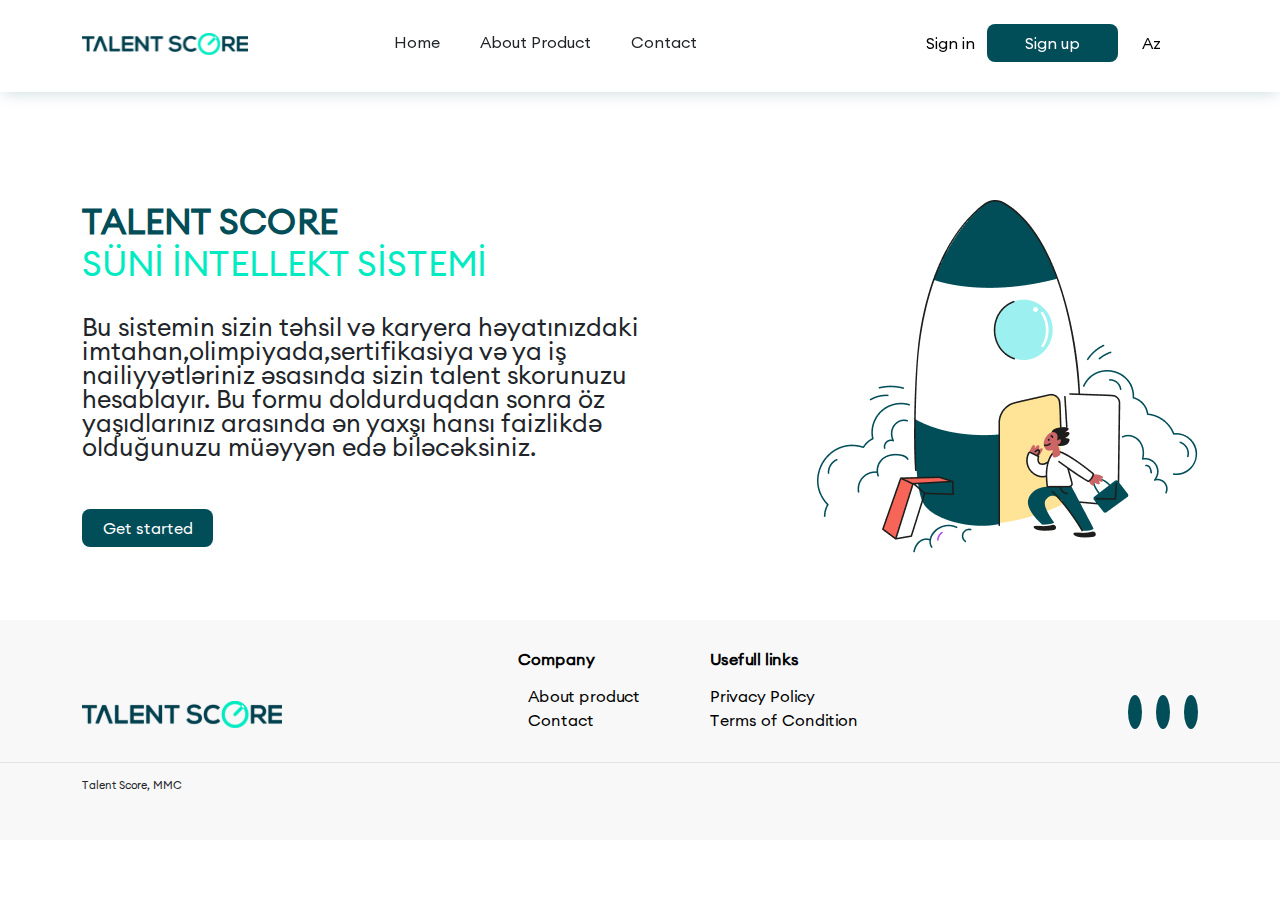
<file: index.html>
<!DOCTYPE html>
<html lang="en">
    <head>
        <meta charset="UTF-8">
        <meta http-equiv="X-UA-Compatible" content="IE=edge">
        <meta name="viewport" content="width=device-width, initial-scale=1.0">
        <meta name="author" content="BrandyBox">
        <meta name="description" content="Talent- Score">
        <meta name="keywords" content="Talent - TalentScore">
        <meta name="robots" content="INDEX,FOLLOW">
        <!-- Favicon -->
        <!-- Bootstrap link -->
        <link rel="stylesheet" href="lib/bootstrap-5.2.0-beta1-dist/css/bootstrap.min.css">
        <!-- Fontawsome link -->
        <link
            rel="stylesheet"
            href="https://cdnjs.cloudflare.com/ajax/libs/font-awesome/6.1.0/css/all.min.css"
            integrity="sha512-10/jx2EXwxxWqCLX/hHth/vu2KY3jCF70dCQB8TSgNjbCVAC/8vai53GfMDrO2Emgwccf2pJqxct9ehpzG+MTw=="
            crossorigin="anonymous"
            referrerpolicy="no-referrer"
        >
        <link rel="stylesheet" href="css/main.min.css">
        <title>Talent Score</title>
    </head>
    <body class="body">
        <div class="overlay_leftsidebar"></div>
        <!-------------------------------------------- Header-section ---------------------------------------------->
        <header class="header" id="header">
            <div class="navbar-desktop">
                <div class="container">
                    <div class="row">
                        <div class=" col-xl-2 col-lg-2 col-md-2">
                            <div class="logo">
                                <a href="index.html">
                                    <img src="assets/images/logo 1.svg" alt="">
                                </a>
                            </div>
                        </div>
                        <div class="col-xl-6 col-lg-6 col-md-5 ">
                            <ul class="nav-list">
                                <li class="list">
                                    <a class="nav-link" href="index.html">Home</a>
                                </li>
                                <li class="list">
                                    <a class="nav-link" href="about.html">About Product</a>
                                </li>
                                <li class="list">
                                    <a class="nav-link" href="contact.html">Contact</a>
                                </li>
                            </ul>
                        </div>
                        <div class="col-xl-4 col-lg-4 col-md-5">
                            <div class="nav-right">
                                <div class="nav-btns">
                                    <a class="sign-in" href="login.html">Sign in</a>
                                    <a class="sign-up btn--primary" href="register.html">Sign up</a>
                                </div>
                                <ul class="right-lists">
                                    <li class="lang-list">
                                        <div class="dropdown">
                                            <a
                                                class="btn btn-secondary dropdown-toggle btn-lang"
                                                href="#"
                                                role="button"
                                                id="dropdownMenuLink"
                                                data-bs-toggle="dropdown"
                                                aria-expanded="false"
                                            >
                                                <span>Az</span>
                                                <i class="fa-solid fa-chevron-down chevron-language"></i>
                                            </a>
                                            <ul class="dropdown-menu" aria-labelledby="dropdownMenuLink">
                                                <li>
                                                    <a class="dropdown-item" href="#">En</a>
                                                </li>
                                                <li>
                                                    <a class="dropdown-item" href="#">Ru</a>
                                                </li>
                                            </ul>
                                        </div>
                                    </li>
                                </ul>
                            </div>
                        </div>
                    </div>
                </div>
            </div>
            <!---------------------------------------------- Mobile nav menu  ------------------------------------->
            <div class="navbar-mobile ">
                <div class="container">
                    <div class="mobile-nav-wrapper">
                        <div class="menu-bar">
                            <i class="fa-solid fa-bars"></i>
                        </div>
                        <div class="logo">
                            <a href="index.html">
                                <img src="assets/images/logo 1.svg" alt="">
                            </a>
                        </div>
                        <ul class="right-lists">
                            <li class="lang-list">
                                <div class="dropdown">
                                    <a
                                        class="btn btn-secondary dropdown-toggle btn-lang"
                                        href="#"
                                        role="button"
                                        id="dropdownMenuLink"
                                        data-bs-toggle="dropdown"
                                        aria-expanded="false"
                                    >
                                        <span>Az</span>
                                        <i class="fa-solid fa-chevron-down chevron-language"></i>
                                    </a>
                                    <ul class="dropdown-menu" aria-labelledby="dropdownMenuLink">
                                        <li>
                                            <a class="dropdown-item" href="#">En</a>
                                        </li>
                                        <li>
                                            <a class="dropdown-item" href="#">Ru</a>
                                        </li>
                                    </ul>
                                </div>
                            </li>
                        </ul>
                    </div>
                    <div class="navlist-mobile">
                        <ul class="nav-list">
                            <li class="list">
                                <a class="nav-link" href="index.html">Home</a>
                            </li>
                            <li class="list">
                                <a class="nav-link" href="about.html">About Product</a>
                            </li>
                            <li class="list">
                                <a class="nav-link" href="contact.html">Contact</a>
                            </li>
                        </ul>
                        <div class="nav-btns">
                            <a class="sign-in" href="login.html">Sign in</a>
                            <a class="sign-up btn--primary" href="register.html">Sign up</a>
                        </div>
                    </div>
                </div>
            </div>
        </header>
        <main>
            <!------------------------------------ Start Introductions Banner section --------------------------------------->
            <section class="banner pt-200">
                <div class="container">
                    <div class="row justify-content-between">
                        <div class="col-lg-7 col-md-8 col-sm-12 ">
                            <div class="banner-left">
                                <h1 class="banner-title">Talent Score</h1>
                                <h1 class="banner-sub-title">Sünİ İntellekt Sİstemİ</h1>
                                <div class="content">
                                    <p class="banner-text">
                                        Bu sistemin sizin təhsil və karyera həyatınızdaki imtahan,olimpiyada,sertifikasiya və ya iş nailiyyətləriniz əsasında sizin talent skorunuzu hesablayır. Bu formu doldurduqdan sonra öz yaşıdlarınız arasında ən yaxşı hansı faizlikdə olduğunuzu müəyyən edə biləcəksiniz.
                                    </p>
                                </div>
                                <a class="banner-btn btn--primary" href="#">Get started</a>
                            </div>
                        </div>
                        <div class="col-lg-5 col-md-4 col-sm-12">
                            <div class="banner-right">
                                <img src="assets/images/banner-photo.png" alt="">
                            </div>
                        </div>
                    </div>
                </div>
            </section>
        </main>
        <footer class="mt-170">
            <div class="footer-top">
                <div class="container">
                    <div class="row">
                        <div class="col-lg-3 col-md-3  col-12">
                            <div class="logo">
                                <a href="index.html">
                                    <img src="assets/images/logo 1.svg" alt="">
                                </a>
                            </div>
                        </div>
                        <div class="col-lg-7 col-md-7  col-12">
                            <div class="links-wrapper">
                                <div class="links">
                                    <h2 class="title">Company</h2>
                                    <ul class="lists">
                                        <li class="list">
                                            <i class="fa-solid fa-angle-right"></i>
                                            <a class="link" href="about.html">About product</a>
                                        </li>
                                        <li class="list">
                                            <i class="fa-solid fa-angle-right"></i>
                                            <a class="link" href="contact.html">Contact</a>
                                        </li>
                                        
                                    </ul>
                                </div>
                                <div class="links">
                                    <h2 class="title">Usefull links</h2>
                                    <ul class="lists">
                                        <li class="list">
                                            <a class="link" href="#">Privacy Policy</a>
                                        </li>
                                        <li class="list">
                                            <a class="link" href="#">Terms of Condition</a>
                                        </li>
                                    </ul>
                                </div>
                            </div>
                        </div>
                        <div class="col-lg-2 col-md-2  col-12">
                            <ul class="social-icons">
                                <li class="social-list">
                                    <a class="social-link" href="">
                                        <i class="fa-brands fa-facebook-f"></i>
                                    </a>
                                </li>
                                <li class="social-list">
                                    <a class="social-link" href="">
                                        <i class="fa-brands fa-instagram"></i>
                                    </a>
                                </li>
                                <li class="social-list">
                                    <a class="social-link" href="">
                                        <i class="fa-brands fa-linkedin-in"></i>
                                    </a>
                                </li>
                            </ul>
                        </div>
                    </div>
                </div>
            </div>
            <div class="footer-bottom">
                <div class="container">
                    <p>Talent Score, MMC</p>
                </div>
            </div>
        </footer>
        <!-- <div class="container">
            <div class="scrollto-top" id="scroll-up">
                <i class="fa-solid fa-angle-up"></i>
            </div>
        </div> -->
        <script src="lib/jquery/jquery-3.6.0.min.js"></script>
        <script src="lib/bootstrap-5.2.0-beta1-dist/js/bootstrap.bundle.min.js"></script>
        <script src="js/script.js"></script>
    </body>
</html>
</file>
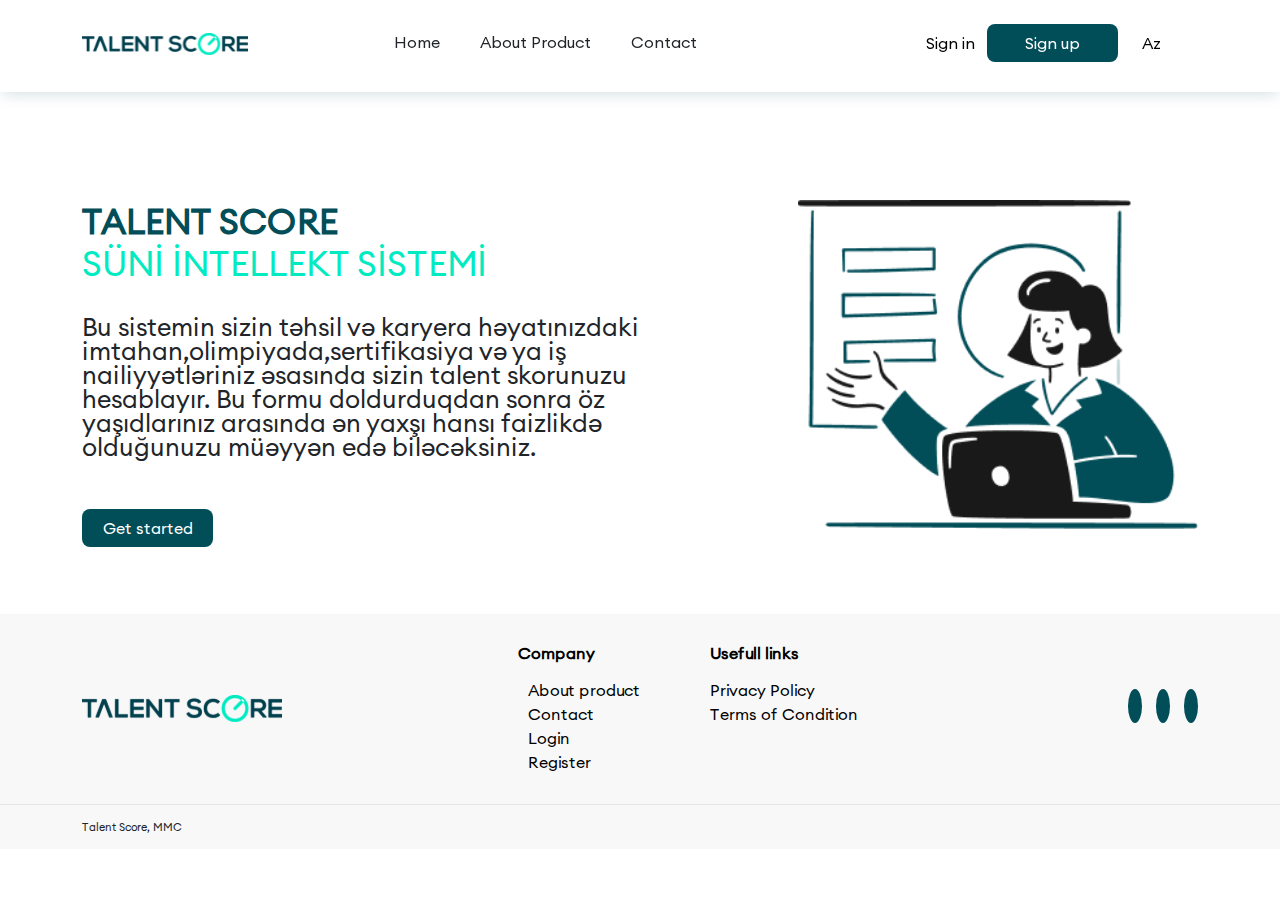
<file: about.html>
<!DOCTYPE html>
<html lang="en">
    <head>
        <meta charset="UTF-8">
        <meta http-equiv="X-UA-Compatible" content="IE=edge">
        <meta name="viewport" content="width=device-width, initial-scale=1.0">
        <meta name="author" content="BrandyBox">
        <meta name="description" content="Talent- Score">
        <meta name="keywords" content="Talent - TalentScore">
        <meta name="robots" content="INDEX,FOLLOW">
        <!-- Favicon -->
        <!-- Bootstrap link -->
        <link rel="stylesheet" href="lib/bootstrap-5.2.0-beta1-dist/css/bootstrap.min.css">
        <!-- Fontawsome link -->
        <link
            rel="stylesheet"
            href="https://cdnjs.cloudflare.com/ajax/libs/font-awesome/6.1.0/css/all.min.css"
            integrity="sha512-10/jx2EXwxxWqCLX/hHth/vu2KY3jCF70dCQB8TSgNjbCVAC/8vai53GfMDrO2Emgwccf2pJqxct9ehpzG+MTw=="
            crossorigin="anonymous"
            referrerpolicy="no-referrer"
        >
        <link rel="stylesheet" href="css/main.min.css">
        <title>Talent Score</title>
    </head>
    <body class="body">
        <div class="overlay_leftsidebar"></div>
        <!-------------------------------------------- Header-section ---------------------------------------------->
        <header class="header" id="header">
            <div class="navbar-desktop">
                <div class="container">
                    <div class="row">
                        <div class="col-lg-2 col-md-2">
                            <div class="logo">
                                <a href="index.html">
                                    <img src="assets/images/logo 1.svg" alt="">
                                </a>
                            </div>
                        </div>
                        <div class="col-lg-6 col-md-5 ">
                            <ul class="nav-list">
                                <li class="list">
                                    <a class="nav-link" href="index.html">Home</a>
                                </li>
                                <li class="list">
                                    <a class="nav-link" href="about.html">About Product</a>
                                </li>
                                <li class="list">
                                    <a class="nav-link" href="contact.html">Contact</a>
                                </li>
                            </ul>
                        </div>
                        <div class="col-lg-4 col-md-5">
                            <div class="nav-right">
                                <div class="nav-btns">
                                    <a class="sign-in" href="login.html">Sign in</a>
                                    <a class="sign-up btn--primary" href="register.html">Sign up</a>
                                </div>
                                <ul class="right-lists">
                                    <li class="lang-list">
                                        <div class="dropdown">
                                            <a
                                                class="btn btn-secondary dropdown-toggle btn-lang"
                                                href="#"
                                                role="button"
                                                id="dropdownMenuLink"
                                                data-bs-toggle="dropdown"
                                                aria-expanded="false"
                                            >
                                                <span>Az</span>
                                                <i class="fa-solid fa-chevron-down chevron-language"></i>
                                            </a>
                                            <ul class="dropdown-menu" aria-labelledby="dropdownMenuLink">
                                                <li>
                                                    <a class="dropdown-item" href="#">En</a>
                                                </li>
                                                <li>
                                                    <a class="dropdown-item" href="#">Ru</a>
                                                </li>
                                            </ul>
                                        </div>
                                    </li>
                                </ul>
                            </div>
                        </div>
                    </div>
                </div>
            </div>
            <!---------------------------------------------- Mobile nav menu  ------------------------------------->
            <div class="navbar-mobile ">
                <div class="container">
                    <div class="mobile-nav-wrapper">
                        <div class="menu-bar">
                            <i class="fa-solid fa-bars"></i>
                        </div>
                        <div class="logo">
                            <a href="index.html">
                                <img src="assets/images/logo 1.svg" alt="">
                            </a>
                        </div>
                        <ul class="right-lists">
                            <li class="lang-list">
                                <div class="dropdown">
                                    <a
                                        class="btn btn-secondary dropdown-toggle btn-lang"
                                        href="#"
                                        role="button"
                                        id="dropdownMenuLink"
                                        data-bs-toggle="dropdown"
                                        aria-expanded="false"
                                    >
                                        <span>Az</span>
                                        <i class="fa-solid fa-chevron-down chevron-language"></i>
                                    </a>
                                    <ul class="dropdown-menu" aria-labelledby="dropdownMenuLink">
                                        <li>
                                            <a class="dropdown-item" href="#">En</a>
                                        </li>
                                        <li>
                                            <a class="dropdown-item" href="#">Ru</a>
                                        </li>
                                    </ul>
                                </div>
                            </li>
                        </ul>
                    </div>
                    <div class="navlist-mobile">
                        <ul class="nav-list">
                            <li class="list">
                                <a class="nav-link" href="index.html">Home</a>
                            </li>
                            <li class="list">
                                <a class="nav-link" href="about.html">About Product</a>
                            </li>
                            <li class="list">
                                <a class="nav-link" href="contact.html">Contact</a>
                            </li>
                        </ul>
                        <div class="nav-btns">
                            <a class="sign-in" href="login.html">Sign in</a>
                            <a class="sign-up btn--primary" href="register.html">Sign up</a>
                        </div>
                    </div>
                </div>
            </div>
        </header>
        <main>
            <!------------------------------------ Start Introductions Banner section --------------------------------------->
            <section class="banner about pt-200">
                <div class="container">
                    <div class="row justify-content-between">
                        <div class="col-lg-7 col-md-8 col-sm-12 ">
                            <div class="banner-left">
                                <h1 class="banner-title">Talent Score</h1>
                                <h1 class="banner-sub-title">Sünİ İntellekt Sİstemİ</h1>
                                <div class="content">
                                    <p class="banner-text">
                                        Bu sistemin sizin təhsil və karyera həyatınızdaki imtahan,olimpiyada,sertifikasiya və ya iş nailiyyətləriniz əsasında sizin talent skorunuzu hesablayır. Bu formu doldurduqdan sonra öz yaşıdlarınız arasında ən yaxşı hansı faizlikdə olduğunuzu müəyyən edə biləcəksiniz.
                                    </p>
                                </div>
                                <a class="banner-btn btn--primary" href="#">Get started</a>
                            </div>
                        </div>
                        <div class="col-lg-5 col-md-4 col-sm-12">
                            <div class="banner-right">
                                <img src="assets/images/about.png" alt="">
                            </div>
                        </div>
                    </div>
                </div>
            </section>
        </main>
        <footer class="mt-170">
            <div class="footer-top">
                <div class="container">
                    <div class="row">
                        <div class="col-lg-3 col-md-3  col-12">
                            <div class="logo">
                                <a href="index.html">
                                    <img src="assets/images/logo 1.svg" alt="">
                                </a>
                            </div>
                        </div>
                        <div class="col-lg-7 col-md-7  col-12">
                            <div class="links-wrapper">
                                <div class="links">
                                    <h2 class="title">Company</h2>
                                    <ul class="lists">
                                        <li class="list">
                                            <i class="fa-solid fa-angle-right"></i>
                                            <a class="link" href="about.html">About product</a>
                                        </li>
                                        <li class="list">
                                            <i class="fa-solid fa-angle-right"></i>
                                            <a class="link" href="contact.html">Contact</a>
                                        </li>
                                        <li class="list">
                                            <i class="fa-solid fa-angle-right"></i>
                                            <a class="link" href="login.html">Login</a>
                                        </li>
                                        <li class="list">
                                            <i class="fa-solid fa-angle-right"></i>
                                            <a class="link" href="register.html">Register</a>
                                        </li>
                                    </ul>
                                </div>
                                <div class="links">
                                    <h2 class="title">Usefull links</h2>
                                    <ul class="lists">
                                        <li class="list">
                                            <a class="link" href="#">Privacy Policy</a>
                                        </li>
                                        <li class="list">
                                            <a class="link" href="#">Terms of Condition</a>
                                        </li>
                                    </ul>
                                </div>
                            </div>
                        </div>
                        <div class="col-lg-2 col-md-2  col-12">
                            <ul class="social-icons">
                                <li class="social-list">
                                    <a class="social-link" href="">
                                        <i class="fa-brands fa-facebook-f"></i>
                                    </a>
                                </li>
                                <li class="social-list">
                                    <a class="social-link" href="">
                                        <i class="fa-brands fa-instagram"></i>
                                    </a>
                                </li>
                                <li class="social-list">
                                    <a class="social-link" href="">
                                        <i class="fa-brands fa-linkedin-in"></i>
                                    </a>
                                </li>
                            </ul>
                        </div>
                    </div>
                </div>
            </div>
            <div class="footer-bottom">
                <div class="container">
                    <p>Talent Score, MMC</p>
                </div>
            </div>
        </footer>
        <!-- <div class="container">
            <div class="scrollto-top" id="scroll-up">
                <i class="fa-solid fa-angle-up"></i>
            </div>
        </div> -->
        <script src="lib/jquery/jquery-3.6.0.min.js"></script>
        <script src="lib/bootstrap-5.2.0-beta1-dist/js/bootstrap.bundle.min.js"></script>
        <script src="js/script.js"></script>
    </body>
</html>
</file>
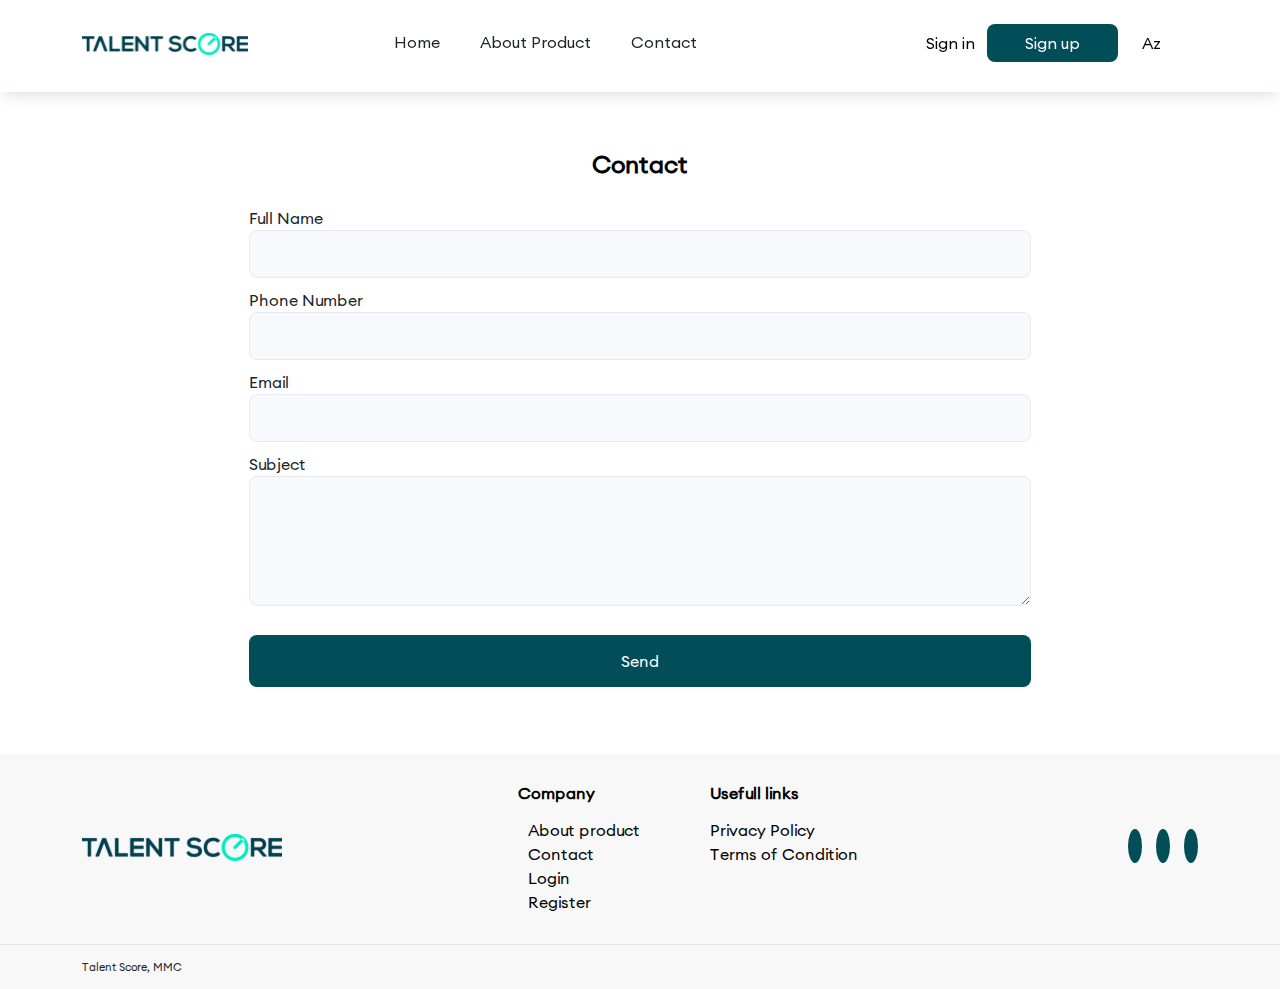
<file: contact.html>
<!DOCTYPE html>
<html lang="en">
    <head>
        <meta charset="UTF-8">
        <meta http-equiv="X-UA-Compatible" content="IE=edge">
        <meta name="viewport" content="width=device-width, initial-scale=1.0">
        <meta name="author" content="BrandyBox">
        <meta name="description" content="Talent- Score">
        <meta name="keywords" content="Talent - TalentScore">
        <meta name="robots" content="INDEX,FOLLOW">
        <!-- Favicon -->
        <!-- Bootstrap link -->
        <link rel="stylesheet" href="lib/bootstrap-5.2.0-beta1-dist/css/bootstrap.min.css">
        <!-- Fontawsome link -->
        <link
            rel="stylesheet"
            href="https://cdnjs.cloudflare.com/ajax/libs/font-awesome/6.1.0/css/all.min.css"
            integrity="sha512-10/jx2EXwxxWqCLX/hHth/vu2KY3jCF70dCQB8TSgNjbCVAC/8vai53GfMDrO2Emgwccf2pJqxct9ehpzG+MTw=="
            crossorigin="anonymous"
            referrerpolicy="no-referrer"
        >
        <link rel="stylesheet" href="css/main.min.css">
        <title>Talent Score</title>
    </head>
    <body class="body">
        <div class="overlay_leftsidebar"></div>
        <!-------------------------------------------- Header-section ---------------------------------------------->
        <header class="header" id="header">
            <div class="navbar-desktop">
                <div class="container">
                    <div class="row">
                        <div class="col-lg-2 col-md-2">
                            <div class="logo">
                                <a href="index.html">
                                    <img src="assets/images/logo 1.svg" alt="">
                                </a>
                            </div>
                        </div>
                        <div class="col-lg-6 col-md-5 ">
                            <ul class="nav-list">
                                <li class="list">
                                    <a class="nav-link" href="index.html">Home</a>
                                </li>
                                <li class="list">
                                    <a class="nav-link" href="about.html">About Product</a>
                                </li>
                                <li class="list">
                                    <a class="nav-link" href="contact.html">Contact</a>
                                </li>
                            </ul>
                        </div>
                        <div class="col-lg-4 col-md-5">
                            <div class="nav-right">
                                <div class="nav-btns">
                                    <a class="sign-in" href="login.html">Sign in</a>
                                    <a class="sign-up btn--primary" href="register.html">Sign up</a>
                                </div>
                                <ul class="right-lists">
                                    <li class="lang-list">
                                        <div class="dropdown">
                                            <a
                                                class="btn btn-secondary dropdown-toggle btn-lang"
                                                href="#"
                                                role="button"
                                                id="dropdownMenuLink"
                                                data-bs-toggle="dropdown"
                                                aria-expanded="false"
                                            >
                                                <span>Az</span>
                                                <i class="fa-solid fa-chevron-down chevron-language"></i>
                                            </a>
                                            <ul class="dropdown-menu" aria-labelledby="dropdownMenuLink">
                                                <li>
                                                    <a class="dropdown-item" href="#">En</a>
                                                </li>
                                                <li>
                                                    <a class="dropdown-item" href="#">Ru</a>
                                                </li>
                                            </ul>
                                        </div>
                                    </li>
                                </ul>
                            </div>
                        </div>
                    </div>
                </div>
            </div>
            <!---------------------------------------------- Mobile nav menu  ------------------------------------->
            <div class="navbar-mobile ">
                <div class="container">
                    <div class="mobile-nav-wrapper">
                        <div class="menu-bar">
                            <i class="fa-solid fa-bars"></i>
                        </div>
                        <div class="logo">
                            <a href="index.html">
                                <img src="assets/images/logo 1.svg" alt="">
                            </a>
                        </div>
                        <ul class="right-lists">
                            <li class="lang-list">
                                <div class="dropdown">
                                    <a
                                        class="btn btn-secondary dropdown-toggle btn-lang"
                                        href="#"
                                        role="button"
                                        id="dropdownMenuLink"
                                        data-bs-toggle="dropdown"
                                        aria-expanded="false"
                                    >
                                        <span>Az</span>
                                        <i class="fa-solid fa-chevron-down chevron-language"></i>
                                    </a>
                                    <ul class="dropdown-menu" aria-labelledby="dropdownMenuLink">
                                        <li>
                                            <a class="dropdown-item" href="#">En</a>
                                        </li>
                                        <li>
                                            <a class="dropdown-item" href="#">Ru</a>
                                        </li>
                                    </ul>
                                </div>
                            </li>
                        </ul>
                    </div>
                    <div class="navlist-mobile">
                        <ul class="nav-list">
                            <li class="list">
                                <a class="nav-link" href="index.html">Home</a>
                            </li>
                            <li class="list">
                                <a class="nav-link" href="about.html">About Product</a>
                            </li>
                            <li class="list">
                                <a class="nav-link" href="contact.html">Contact</a>
                            </li>
                        </ul>
                        <div class="nav-btns">
                            <a class="sign-in" href="login.html">Sign in</a>
                            <a class="sign-up btn--primary" href="register.html">Sign up</a>
                        </div>
                    </div>
                </div>
            </div>
        </header>
        <main>
            <!------------------------------------ Start Introductions Banner section --------------------------------------->
            <section class="contact pt-150">
                <div class="container">
                    <div class="row">
                        <div class="col-xl-12-lg-12">
                            <div class="form-wrapper">
                                <h1 class="contact-title">Contact</h1>
                                <div class="contact-form-wrapper">
                                    <form action="">
                                        <label for="">Full Name</label>
                                        <input type="text" class="input">
                                        <label for="">Phone Number</label>
                                        <input type="phone" class="input">
                                        <label for="">Email</label>
                                        <input type="email" class="input">
                                        <label for="">Subject</label>
                                        <textarea name="textarea" id="textarea" class="textarea"></textarea>
                                        <button class="contact-btn btn--secondary">Send</button>
                                    </form>
                                </div>
                            </div>
                        </div>
                    </div>
                </div>
            </section>
        </main>
        <footer class="mt-170">
            <div class="footer-top">
                <div class="container">
                    <div class="row">
                        <div class="col-lg-3 col-md-3  col-12">
                            <div class="logo">
                                <a href="index.html">
                                    <img src="assets/images/logo 1.svg" alt="">
                                </a>
                            </div>
                        </div>
                        <div class="col-lg-7 col-md-7  col-12">
                            <div class="links-wrapper">
                                <div class="links">
                                    <h2 class="title">Company</h2>
                                    <ul class="lists">
                                        <li class="list">
                                            <i class="fa-solid fa-angle-right"></i>
                                            <a class="link" href="about.html">About product</a>
                                        </li>
                                        <li class="list">
                                            <i class="fa-solid fa-angle-right"></i>
                                            <a class="link" href="contact.html">Contact</a>
                                        </li>
                                        <li class="list">
                                            <i class="fa-solid fa-angle-right"></i>
                                            <a class="link" href="login.html">Login</a>
                                        </li>
                                        <li class="list">
                                            <i class="fa-solid fa-angle-right"></i>
                                            <a class="link" href="register.html">Register</a>
                                        </li>
                                    </ul>
                                </div>
                                <div class="links">
                                    <h2 class="title">Usefull links</h2>
                                    <ul class="lists">
                                        <li class="list">
                                            <a class="link" href="#">Privacy Policy</a>
                                        </li>
                                        <li class="list">
                                            <a class="link" href="#">Terms of Condition</a>
                                        </li>
                                    </ul>
                                </div>
                            </div>
                        </div>
                        <div class="col-lg-2 col-md-2  col-12">
                            <ul class="social-icons">
                                <li class="social-list">
                                    <a class="social-link" href="">
                                        <i class="fa-brands fa-facebook-f"></i>
                                    </a>
                                </li>
                                <li class="social-list">
                                    <a class="social-link" href="">
                                        <i class="fa-brands fa-instagram"></i>
                                    </a>
                                </li>
                                <li class="social-list">
                                    <a class="social-link" href="">
                                        <i class="fa-brands fa-linkedin-in"></i>
                                    </a>
                                </li>
                            </ul>
                        </div>
                    </div>
                </div>
            </div>
            <div class="footer-bottom">
                <div class="container">
                    <p>Talent Score, MMC</p>
                </div>
            </div>
        </footer>
        <!-- <div class="container">
            <div class="scrollto-top" id="scroll-up">
                <i class="fa-solid fa-angle-up"></i>
            </div>
        </div> -->
        <script src="lib/jquery/jquery-3.6.0.min.js"></script>
        <script src="lib/bootstrap-5.2.0-beta1-dist/js/bootstrap.bundle.min.js"></script>
        <script src="js/script.js"></script>
    </body>
</html>
</file>
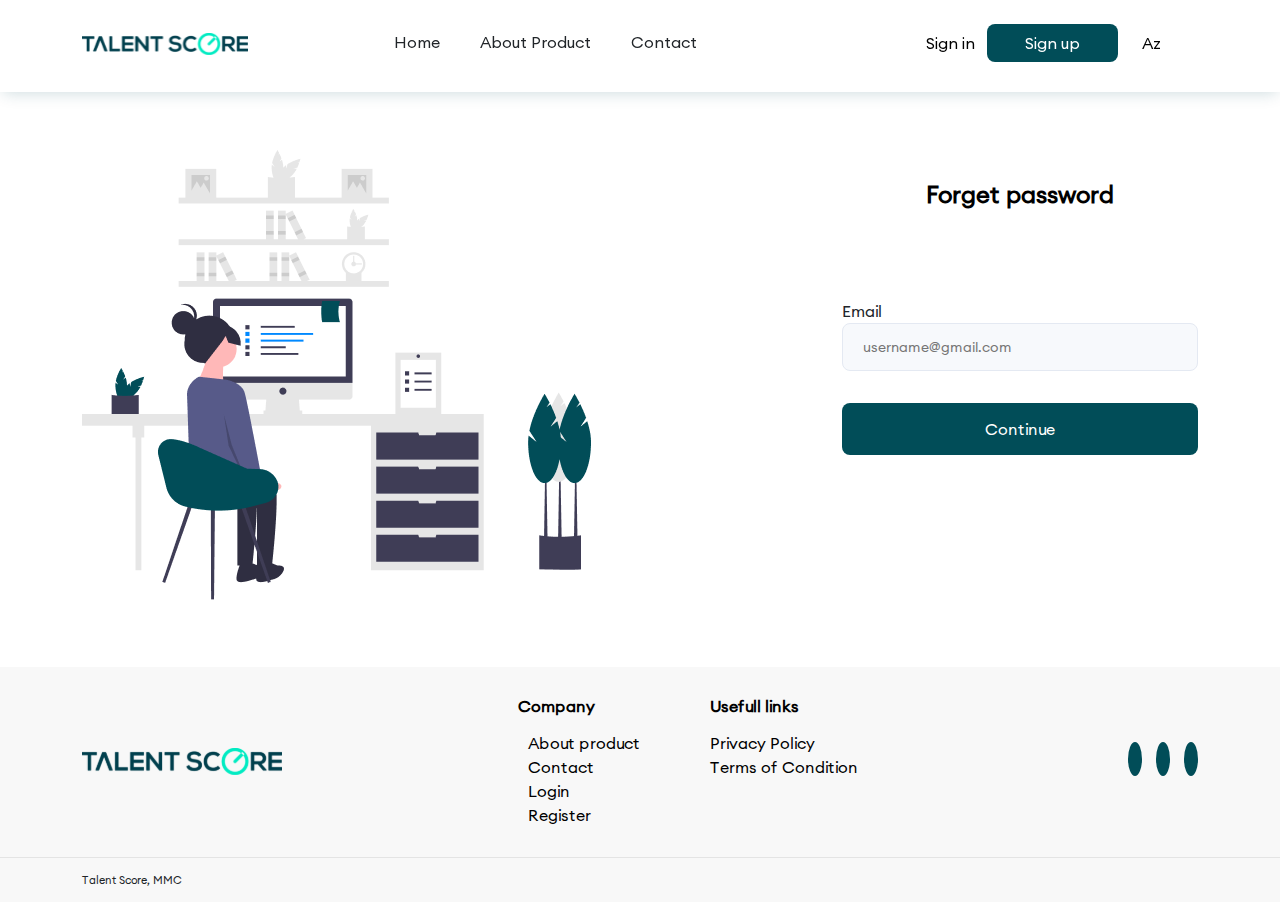
<file: forget-password.html>
<!DOCTYPE html>
<html lang="en">
    <head>
        <meta charset="UTF-8">
        <meta http-equiv="X-UA-Compatible" content="IE=edge">
        <meta name="viewport" content="width=device-width, initial-scale=1.0">
        <meta name="author" content="BrandyBox">
        <meta name="description" content="Talent- Score">
        <meta name="keywords" content="Talent - TalentScore">
        <meta name="robots" content="INDEX,FOLLOW">
        <!-- Favicon -->
        <!-- Bootstrap link -->
        <link rel="stylesheet" href="lib/bootstrap-5.2.0-beta1-dist/css/bootstrap.min.css">
        <!-- Fontawsome link -->
        <link
            rel="stylesheet"
            href="https://cdnjs.cloudflare.com/ajax/libs/font-awesome/6.1.0/css/all.min.css"
            integrity="sha512-10/jx2EXwxxWqCLX/hHth/vu2KY3jCF70dCQB8TSgNjbCVAC/8vai53GfMDrO2Emgwccf2pJqxct9ehpzG+MTw=="
            crossorigin="anonymous"
            referrerpolicy="no-referrer"
        >
        <link rel="stylesheet" href="css/main.min.css">
        <title>Talent Score</title>
    </head>
    <body class="body">
        <div class="overlay_leftsidebar"></div>
        <!-------------------------------------------- Header-section ---------------------------------------------->
        <header class="header" id="header">
            <div class="navbar-desktop">
                <div class="container">
                    <div class="row">
                        <div class="col-lg-2 col-md-2">
                            <div class="logo">
                                <a href="index.html">
                                    <img src="assets/images/logo 1.svg" alt="">
                                </a>
                            </div>
                        </div>
                        <div class="col-lg-6 col-md-5 ">
                            <ul class="nav-list">
                                <li class="list">
                                    <a class="nav-link" href="index.html">Home</a>
                                </li>
                                <li class="list">
                                    <a class="nav-link" href="about.html">About Product</a>
                                </li>
                                <li class="list">
                                    <a class="nav-link" href="contact.html">Contact</a>
                                </li>
                            </ul>
                        </div>
                        <div class="col-lg-4 col-md-5">
                            <div class="nav-right">
                                <div class="nav-btns">
                                    <a class="sign-in" href="login.html">Sign in</a>
                                    <a class="sign-up btn--primary" href="register.html">Sign up</a>
                                </div>
                                <ul class="right-lists">
                                    <li class="lang-list">
                                        <div class="dropdown">
                                            <a
                                                class="btn btn-secondary dropdown-toggle btn-lang"
                                                href="#"
                                                role="button"
                                                id="dropdownMenuLink"
                                                data-bs-toggle="dropdown"
                                                aria-expanded="false"
                                            >
                                                <span>Az</span>
                                                <i class="fa-solid fa-chevron-down chevron-language"></i>
                                            </a>
                                            <ul class="dropdown-menu" aria-labelledby="dropdownMenuLink">
                                                <li>
                                                    <a class="dropdown-item" href="#">En</a>
                                                </li>
                                                <li>
                                                    <a class="dropdown-item" href="#">Ru</a>
                                                </li>
                                            </ul>
                                        </div>
                                    </li>
                                </ul>
                            </div>
                        </div>
                    </div>
                </div>
            </div>
            <!---------------------------------------------- Mobile nav menu  ------------------------------------->
            <div class="navbar-mobile ">
                <div class="container">
                    <div class="mobile-nav-wrapper">
                        <div class="menu-bar">
                            <i class="fa-solid fa-bars"></i>
                        </div>
                        <div class="logo">
                            <a href="index.html">
                                <img src="assets/images/logo 1.svg" alt="">
                            </a>
                        </div>
                        <ul class="right-lists">
                            <li class="lang-list">
                                <div class="dropdown">
                                    <a
                                        class="btn btn-secondary dropdown-toggle btn-lang"
                                        href="#"
                                        role="button"
                                        id="dropdownMenuLink"
                                        data-bs-toggle="dropdown"
                                        aria-expanded="false"
                                    >
                                        <span>Az</span>
                                        <i class="fa-solid fa-chevron-down chevron-language"></i>
                                    </a>
                                    <ul class="dropdown-menu" aria-labelledby="dropdownMenuLink">
                                        <li>
                                            <a class="dropdown-item" href="#">En</a>
                                        </li>
                                        <li>
                                            <a class="dropdown-item" href="#">Ru</a>
                                        </li>
                                    </ul>
                                </div>
                            </li>
                        </ul>
                    </div>
                    <div class="navlist-mobile">
                        <ul class="nav-list">
                            <li class="list">
                                <a class="nav-link" href="index.html">Home</a>
                            </li>
                            <li class="list">
                                <a class="nav-link" href="#">About Product</a>
                            </li>
                            <li class="list">
                                <a class="nav-link" href="contact.html">Contact</a>
                            </li>
                        </ul>
                        <div class="nav-btns">
                            <a class="sign-in" href="login.html">Sign in</a>
                            <a class="sign-up btn--primary" href="register.html">Sign up</a>
                        </div>
                    </div>
                </div>
            </div>
        </header>
        <main>
            <!------------------------------------ Start Introductions Banner section --------------------------------------->
            <section class="login forget-password pt-150">
                <div class="container">
                    <div class="row">
                        <div class="col-lg-8 col-md-7">
                            <div class="login-left">
                                <img src="assets/images/login-register-image.png" alt="">
                            </div>
                        </div>
                        <div class="col-lg-4 col-md-5">
                            <div class="form-wrapper">
                                <h1 class="login-title forget-title">Forget password</h1>
                                <form class="login-form forget-form" action="">
                                    <div class="email-input-wrapper">
                                        <label for="">Email</label>
                                        <input type="email" class="input" placeholder="username@gmail.com">
                                    </div>
                                    <button type="submit" class="login-btn btn--secondary">Continue</button>
                                </form>
                            </div>
                        </div>
                    </div>
                </div>
            </section>
        </main>
        <footer class="mt-170">
            <div class="footer-top">
                <div class="container">
                    <div class="row">
                        <div class="col-lg-3 col-md-3  col-12">
                            <div class="logo">
                                <a href="index.html">
                                    <img src="assets/images/logo 1.svg" alt="">
                                </a>
                            </div>
                        </div>
                        <div class="col-lg-7 col-md-7  col-12">
                            <div class="links-wrapper">
                                <div class="links">
                                    <h2 class="title">Company</h2>
                                    <ul class="lists">
                                        <li class="list">
                                            <i class="fa-solid fa-angle-right"></i>
                                            <a class="link" href="about.html">About product</a>
                                        </li>
                                        <li class="list">
                                            <i class="fa-solid fa-angle-right"></i>
                                            <a class="link" href="contact.html">Contact</a>
                                        </li>
                                        <li class="list">
                                            <i class="fa-solid fa-angle-right"></i>
                                            <a class="link" href="login.html">Login</a>
                                        </li>
                                        <li class="list">
                                            <i class="fa-solid fa-angle-right"></i>
                                            <a class="link" href="register.html">Register</a>
                                        </li>
                                    </ul>
                                </div>
                                <div class="links">
                                    <h2 class="title">Usefull links</h2>
                                    <ul class="lists">
                                        <li class="list">
                                            <a class="link" href="#">Privacy Policy</a>
                                        </li>
                                        <li class="list">
                                            <a class="link" href="#">Terms of Condition</a>
                                        </li>
                                    </ul>
                                </div>
                            </div>
                        </div>
                        <div class="col-lg-2 col-md-2  col-12">
                            <ul class="social-icons">
                                <li class="social-list">
                                    <a class="social-link" href="">
                                        <i class="fa-brands fa-facebook-f"></i>
                                    </a>
                                </li>
                                <li class="social-list">
                                    <a class="social-link" href="">
                                        <i class="fa-brands fa-instagram"></i>
                                    </a>
                                </li>
                                <li class="social-list">
                                    <a class="social-link" href="">
                                        <i class="fa-brands fa-linkedin-in"></i>
                                    </a>
                                </li>
                            </ul>
                        </div>
                    </div>
                </div>
            </div>
            <div class="footer-bottom">
                <div class="container">
                    <p>Talent Score, MMC</p>
                </div>
            </div>
        </footer>
        <!-- <div class="container">
            <div class="scrollto-top" id="scroll-up">
                <i class="fa-solid fa-angle-up"></i>
            </div>
        </div> -->
        <script src="lib/jquery/jquery-3.6.0.min.js"></script>
        <script src="lib/bootstrap-5.2.0-beta1-dist/js/bootstrap.bundle.min.js"></script>
        <script src="js/script.js"></script>
    </body>
</html>
</file>
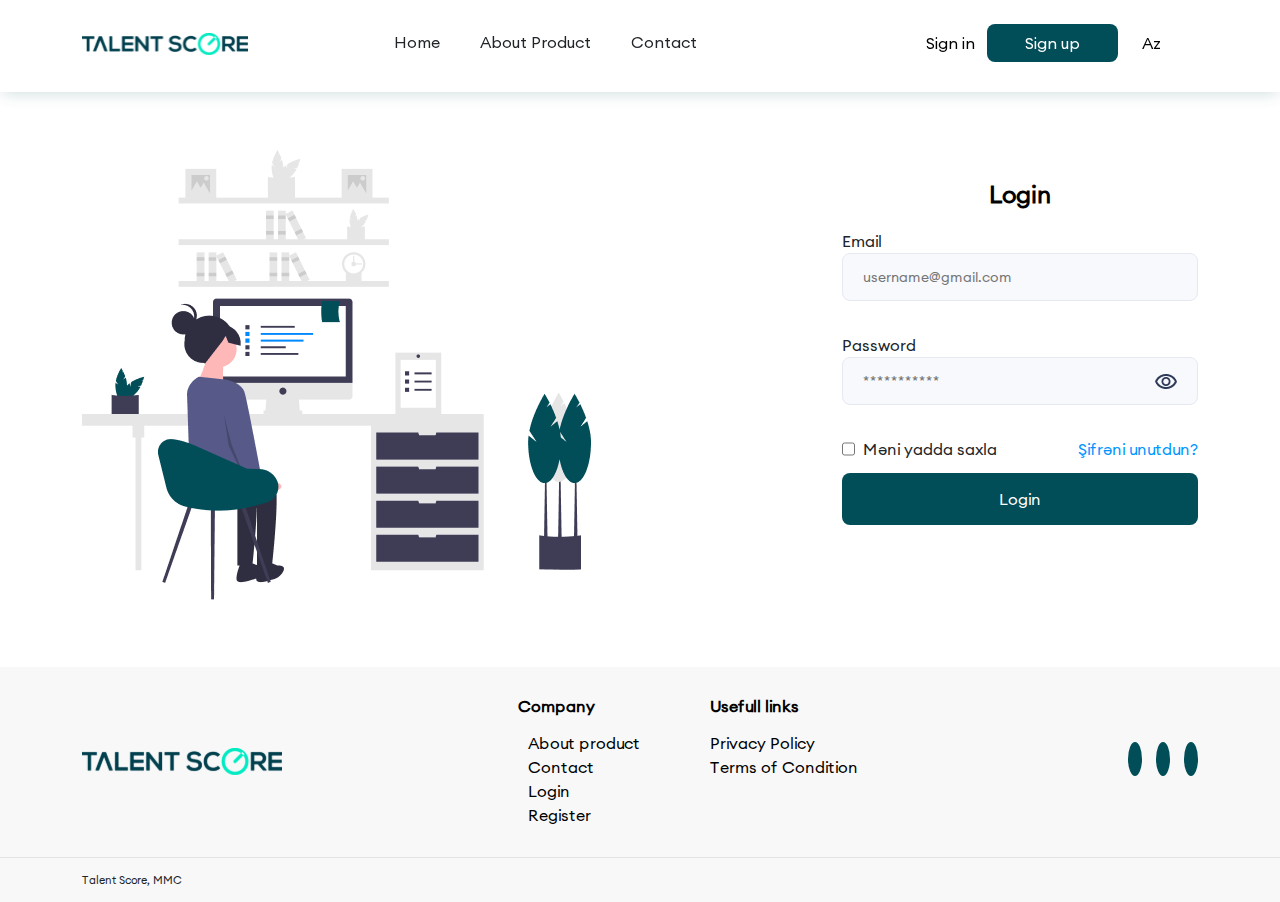
<file: login.html>
<!DOCTYPE html>
<html lang="en">
    <head>
        <meta charset="UTF-8">
        <meta http-equiv="X-UA-Compatible" content="IE=edge">
        <meta name="viewport" content="width=device-width, initial-scale=1.0">
        <meta name="author" content="BrandyBox">
        <meta name="description" content="Talent- Score">
        <meta name="keywords" content="Talent - TalentScore">
        <meta name="robots" content="INDEX,FOLLOW">
        <!-- Favicon -->
        <!-- Bootstrap link -->
        <link rel="stylesheet" href="lib/bootstrap-5.2.0-beta1-dist/css/bootstrap.min.css">
        <!-- Fontawsome link -->
        <link
            rel="stylesheet"
            href="https://cdnjs.cloudflare.com/ajax/libs/font-awesome/6.1.0/css/all.min.css"
            integrity="sha512-10/jx2EXwxxWqCLX/hHth/vu2KY3jCF70dCQB8TSgNjbCVAC/8vai53GfMDrO2Emgwccf2pJqxct9ehpzG+MTw=="
            crossorigin="anonymous"
            referrerpolicy="no-referrer"
        >
        <link rel="stylesheet" href="css/main.min.css">
        <title>Talent Score</title>
    </head>
    <body class="body">
        <div class="overlay_leftsidebar"></div>
        <!-------------------------------------------- Header-section ---------------------------------------------->
        <header class="header" id="header">
            <div class="navbar-desktop">
                <div class="container">
                    <div class="row">
                        <div class="col-lg-2 col-md-2">
                            <div class="logo">
                                <a href="index.html">
                                    <img src="assets/images/logo 1.svg" alt="">
                                </a>
                            </div>
                        </div>
                        <div class="col-lg-6 col-md-5 ">
                            <ul class="nav-list">
                                <li class="list">
                                    <a class="nav-link" href="index.html">Home</a>
                                </li>
                                <li class="list">
                                    <a class="nav-link" href="#">About Product</a>
                                </li>
                                <li class="list">
                                    <a class="nav-link" href="contact.html">Contact</a>
                                </li>
                            </ul>
                        </div>
                        <div class="col-lg-4 col-md-5">
                            <div class="nav-right">
                                <div class="nav-btns">
                                    <a class="sign-in" href="login.html">Sign in</a>
                                    <a class="sign-up btn--primary" href="register.html">Sign up</a>
                                </div>
                                <ul class="right-lists">
                                    <li class="lang-list">
                                        <div class="dropdown">
                                            <a
                                                class="btn btn-secondary dropdown-toggle btn-lang"
                                                href="#"
                                                role="button"
                                                id="dropdownMenuLink"
                                                data-bs-toggle="dropdown"
                                                aria-expanded="false"
                                            >
                                                <span>Az</span>
                                                <i class="fa-solid fa-chevron-down chevron-language"></i>
                                            </a>
                                            <ul class="dropdown-menu" aria-labelledby="dropdownMenuLink">
                                                <li>
                                                    <a class="dropdown-item" href="#">En</a>
                                                </li>
                                                <li>
                                                    <a class="dropdown-item" href="#">Ru</a>
                                                </li>
                                            </ul>
                                        </div>
                                    </li>
                                </ul>
                            </div>
                        </div>
                    </div>
                </div>
            </div>
            <!---------------------------------------------- Mobile nav menu  ------------------------------------->
            <div class="navbar-mobile ">
                <div class="container">
                    <div class="mobile-nav-wrapper">
                        <div class="menu-bar">
                            <i class="fa-solid fa-bars"></i>
                        </div>
                        <div class="logo">
                            <a href="index.html">
                                <img src="assets/images/logo 1.svg" alt="">
                            </a>
                        </div>
                        <ul class="right-lists">
                            <li class="lang-list">
                                <div class="dropdown">
                                    <a
                                        class="btn btn-secondary dropdown-toggle"
                                        href="#"
                                        role="button"
                                        id="dropdownMenuLink"
                                        data-bs-toggle="dropdown"
                                        aria-expanded="false"
                                    >
                                        <span>Az</span>
                                        <i class="fa-solid fa-chevron-down"></i>
                                    </a>
                                    <ul class="dropdown-menu" aria-labelledby="dropdownMenuLink">
                                        <li>
                                            <a class="dropdown-item" href="#">En</a>
                                        </li>
                                        <li>
                                            <a class="dropdown-item" href="#">Ru</a>
                                        </li>
                                    </ul>
                                </div>
                            </li>
                        </ul>
                    </div>
                    <div class="navlist-mobile">
                        <ul class="nav-list">
                            <li class="list">
                                <a class="nav-link" href="index.html">Home</a>
                            </li>
                            <li class="list">
                                <a class="nav-link" href="#">About Product</a>
                            </li>
                            <li class="list">
                                <a class="nav-link" href="contact.html">Contact</a>
                            </li>
                        </ul>
                        <div class="nav-btns">
                            <a class="sign-in" href="login.html">Sign in</a>
                            <a class="sign-up btn--primary" href="register.html">Sign up</a>
                        </div>
                    </div>
                </div>
            </div>
        </header>
        <main>
            <!------------------------------------ Start Introductions Banner section --------------------------------------->
            <section class="login pt-150">
                <div class="container">
                    <div class="row">
                        <div class="col-lg-8 col-md-7">
                            <div class="login-left">
                                <img src="assets/images/login-register-image.png" alt="">
                            </div>
                        </div>
                        <div class="col-lg-4 col-md-5">
                            <div class="form-wrapper">
                                <h1 class="login-title">Login</h1>
                                <form class="login-form" action="">
                                    <div class="email-input-wrapper">
                                        <label for="">Email</label>
                                        <input type="email" class="input" placeholder="username@gmail.com">
                                    </div>
                                    <div class="password-input-wrapper">
                                        <label for="">Password</label>
                                        <div class="passinput-wrapper">
                                            <input
                                                type="password"
                                                class="input"
                                                id="logPassword"
                                                placeholder="***********"
                                            >
                                            <span class="eye" id="eye-log">
                                                <img src="assets/icons/eye.png" alt="" id="eyeImageLog">
                                            </span>
                                        </div>
                                    </div>
                                    <div class="save-gorget-wrapper">
                                        <div class="input-save-wrapper">
                                            <input type="checkbox" class="input-checkbox">
                                            <span>Məni yadda saxla</span>
                                        </div>
                                        <a href="forget-password.html" class="forge-question">Şifrəni unutdun?</a>
                                    </div>
                                   
                                        <button type="submit" class="login-btn btn--secondary">Login</button>
                                    
                                </form>
                            </div>
                        </div>
                    </div>
                </div>
            </section>
        </main>
        <footer class="mt-170">
            <div class="footer-top">
                <div class="container">
                    <div class="row">
                        <div class="col-lg-3 col-md-3  col-12">
                            <div class="logo">
                                <a href="index.html">
                                    <img src="assets/images/logo 1.svg" alt="">
                                </a>
                            </div>
                        </div>
                        <div class="col-lg-7 col-md-7  col-12">
                            <div class="links-wrapper">
                                <div class="links">
                                    <h2 class="title">Company</h2>
                                    <ul class="lists">
                                        <li class="list">
                                            <i class="fa-solid fa-angle-right"></i>
                                            <a class="link" href="about.html">About product</a>
                                        </li>
                                        <li class="list">
                                            <i class="fa-solid fa-angle-right"></i>
                                            <a class="link" href="contact.html">Contact</a>
                                        </li>
                                        <li class="list">
                                            <i class="fa-solid fa-angle-right"></i>
                                            <a class="link" href="login.html">Login</a>
                                        </li>
                                        <li class="list">
                                            <i class="fa-solid fa-angle-right"></i>
                                            <a class="link" href="register.html">Register</a>
                                        </li>
                                    </ul>
                                </div>
                                <div class="links">
                                    <h2 class="title">Usefull links</h2>
                                    <ul class="lists">
                                        <li class="list">
                                            <a class="link" href="#">Privacy Policy</a>
                                        </li>
                                        <li class="list">
                                            <a class="link" href="#">Terms of Condition</a>
                                        </li>
                                    </ul>
                                </div>
                            </div>
                        </div>
                        <div class="col-lg-2 col-md-2  col-12">
                            <ul class="social-icons">
                                <li class="social-list">
                                    <a class="social-link" href="">
                                        <i class="fa-brands fa-facebook-f"></i>
                                    </a>
                                </li>
                                <li class="social-list">
                                    <a class="social-link" href="">
                                        <i class="fa-brands fa-instagram"></i>
                                    </a>
                                </li>
                                <li class="social-list">
                                    <a class="social-link" href="">
                                        <i class="fa-brands fa-linkedin-in"></i>
                                    </a>
                                </li>
                            </ul>
                        </div>
                    </div>
                </div>
            </div>
            <div class="footer-bottom">
                <div class="container">
                    <p>Talent Score, MMC</p>
                </div>
            </div>
        </footer>
        <!-- <div class="container">
            <div class="scrollto-top" id="scroll-up">
                <i class="fa-solid fa-angle-up"></i>
            </div>
        </div> -->
        <script></script>
        <script src="lib/jquery/jquery-3.6.0.min.js"></script>
        <script src="lib/bootstrap-5.2.0-beta1-dist/js/bootstrap.bundle.min.js"></script>
        <script src="js/script.js"></script>
    </body>
</html>
</file>
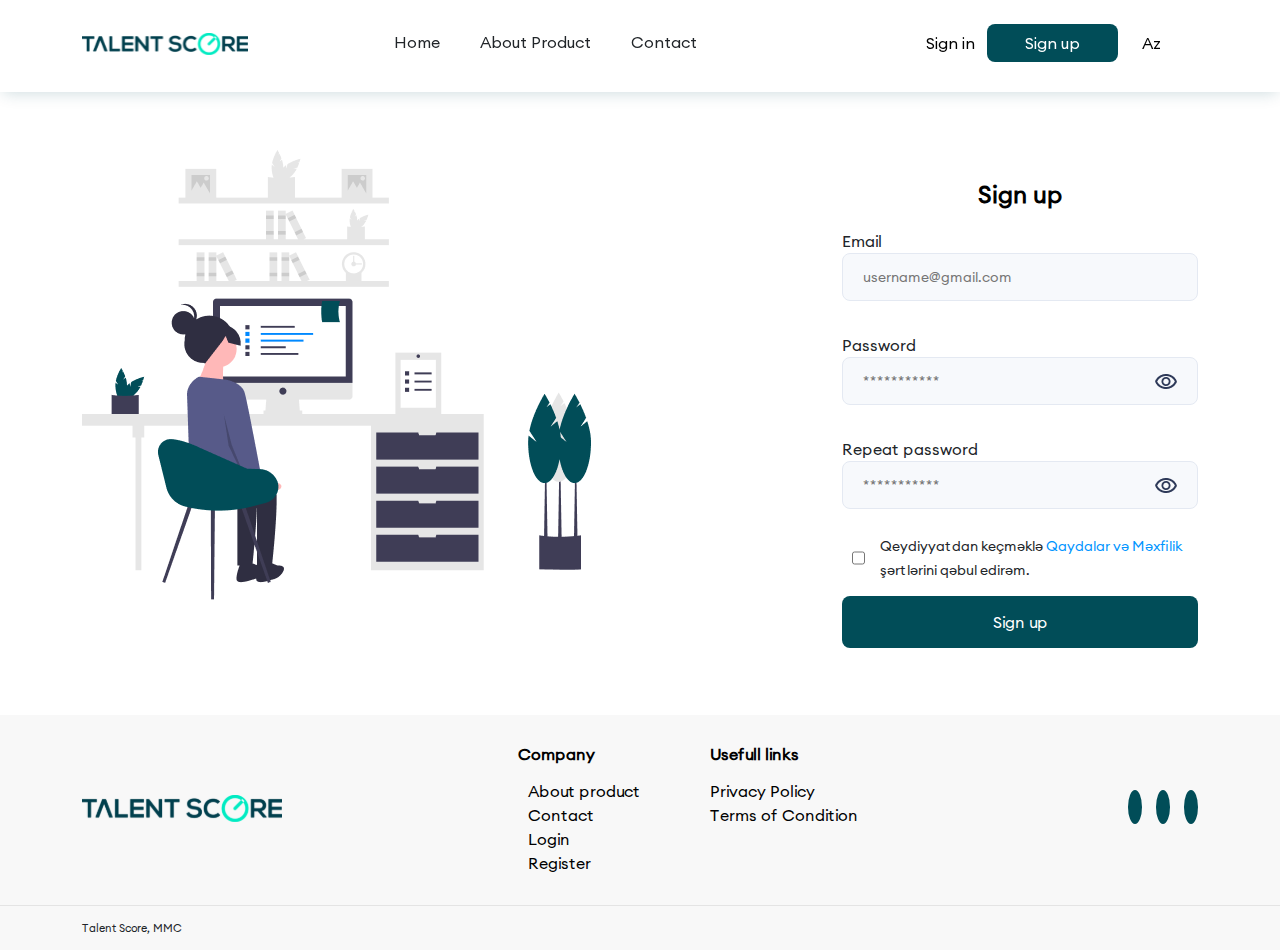
<file: register.html>
<!DOCTYPE html>
<html lang="en">
    <head>
        <meta charset="UTF-8">
        <meta http-equiv="X-UA-Compatible" content="IE=edge">
        <meta name="viewport" content="width=device-width, initial-scale=1.0">
        <meta name="author" content="BrandyBox">
        <meta name="description" content="Talent- Score">
        <meta name="keywords" content="Talent - TalentScore">
        <meta name="robots" content="INDEX,FOLLOW">
        <!-- Favicon -->
        <!-- Bootstrap link -->
        <link rel="stylesheet" href="lib/bootstrap-5.2.0-beta1-dist/css/bootstrap.min.css">
        <!-- Fontawsome link -->
        <link
            rel="stylesheet"
            href="https://cdnjs.cloudflare.com/ajax/libs/font-awesome/6.1.0/css/all.min.css"
            integrity="sha512-10/jx2EXwxxWqCLX/hHth/vu2KY3jCF70dCQB8TSgNjbCVAC/8vai53GfMDrO2Emgwccf2pJqxct9ehpzG+MTw=="
            crossorigin="anonymous"
            referrerpolicy="no-referrer"
        >
        <link rel="stylesheet" href="css/main.min.css">
        <title>Talent Score</title>
    </head>
    <body class="body">
        <div class="overlay_leftsidebar"></div>
        <!-------------------------------------------- Header-section ---------------------------------------------->
        <header class="header" id="header">
            <div class="navbar-desktop">
                <div class="container">
                    <div class="row">
                        <div class="col-lg-2 col-md-2">
                            <div class="logo">
                                <a href="index.html">
                                    <img src="assets/images/logo 1.svg" alt="">
                                </a>
                            </div>
                        </div>
                        <div class="col-lg-6 col-md-5 ">
                            <ul class="nav-list">
                                <li class="list">
                                    <a class="nav-link" href="index.html">Home</a>
                                </li>
                                <li class="list">
                                    <a class="nav-link" href="#">About Product</a>
                                </li>
                                <li class="list">
                                    <a class="nav-link" href="contact.html">Contact</a>
                                </li>
                            </ul>
                        </div>
                        <div class="col-lg-4 col-md-5">
                            <div class="nav-right">
                                <div class="nav-btns">
                                    <a class="sign-in" href="login.html">Sign in</a>
                                    <a class="sign-up btn--primary" href="register.html">Sign up</a>
                                </div>
                                <ul class="right-lists">
                                    <li class="lang-list">
                                        <div class="dropdown">
                                            <a
                                                class="btn btn-secondary dropdown-toggle btn-lang"
                                                href="#"
                                                role="button"
                                                id="dropdownMenuLink"
                                                data-bs-toggle="dropdown"
                                                aria-expanded="false"
                                            >
                                                <span>Az</span>
                                                <i class="fa-solid fa-chevron-down chevron-language"></i>
                                            </a>
                                            <ul class="dropdown-menu" aria-labelledby="dropdownMenuLink">
                                                <li>
                                                    <a class="dropdown-item" href="#">En</a>
                                                </li>
                                                <li>
                                                    <a class="dropdown-item" href="#">Ru</a>
                                                </li>
                                            </ul>
                                        </div>
                                    </li>
                                </ul>
                            </div>
                        </div>
                    </div>
                </div>
            </div>
            <!---------------------------------------------- Mobile nav menu  ------------------------------------->
            <div class="navbar-mobile ">
                <div class="container">
                    <div class="mobile-nav-wrapper">
                        <div class="menu-bar">
                            <i class="fa-solid fa-bars"></i>
                        </div>
                        <div class="logo">
                            <a href="index.html">
                                <img src="assets/images/logo 1.svg" alt="">
                            </a>
                        </div>
                        <ul class="right-lists">
                            <li class="lang-list">
                                <div class="dropdown">
                                    <a
                                        class="btn btn-secondary dropdown-toggle btn-lang"
                                        href="#"
                                        role="button"
                                        id="dropdownMenuLink"
                                        data-bs-toggle="dropdown"
                                        aria-expanded="false"
                                    >
                                        <span>Az</span>
                                        <i class="fa-solid fa-chevron-down"></i>
                                    </a>
                                    <ul class="dropdown-menu" aria-labelledby="dropdownMenuLink">
                                        <li>
                                            <a class="dropdown-item" href="#">En</a>
                                        </li>
                                        <li>
                                            <a class="dropdown-item" href="#">Ru</a>
                                        </li>
                                    </ul>
                                </div>
                            </li>
                        </ul>
                    </div>
                    <div class="navlist-mobile">
                        <ul class="nav-list">
                            <li class="list">
                                <a class="nav-link" href="index.html">Home</a>
                            </li>
                            <li class="list">
                                <a class="nav-link" href="#">About Product</a>
                            </li>
                            <li class="list">
                                <a class="nav-link" href="contact.html">Contact</a>
                            </li>
                        </ul>
                        <div class="nav-btns">
                            <a class="sign-in" href="login.html">Sign in</a>
                            <a class="sign-up btn--primary" href="register.html">Sign up</a>
                        </div>
                    </div>
                </div>
            </div>
        </header>
        <main>
            <!------------------------------------ Start Introductions Banner section --------------------------------------->
            <section class="login register pt-150">
                <div class="container">
                    <div class="row">
                        <div class="col-lg-8 col-md-7">
                            <div class="login-left">
                                <img src="assets/images/login-register-image.png" alt="">
                            </div>
                        </div>
                        <div class="col-lg-4 col-md-5">
                            <div class="form-wrapper">
                                <h1 class="login-title register-title">Sign up</h1>
                                <form class="login-form register-form" action="">
                                    <div class="email-input-wrapper">
                                        <label for="">Email</label>
                                        <input type="email" class="input" placeholder="username@gmail.com">
                                    </div>
                                    <div class="password-input-wrapper">
                                        <label for="">Password</label>
                                        <div class="passinput-wrapper">
                                            <input
                                                type="password"
                                                class="input"
                                                id="password"
                                                class="password"
                                                placeholder="***********"
                                            >
                                            <span class="eye" id="eye1">
                                                <img
                                                    src="assets/icons/eye.png"
                                                    alt=""
                                                    id="eyeImage1"
                                                    class="eyeImage"
                                                >
                                            </span>
                                        </div>
                                    </div>
                                    <div class="password-input-wrapper repeat-password">
                                        <label for="">Repeat password</label>
                                        <div class="passinput-wrapper">
                                            <input
                                                type="password"
                                                class="input"
                                                id="rePassword"
                                                class="password"
                                                placeholder="***********"
                                            >
                                            <span class="eye" id="eye2">
                                                <img
                                                    src="assets/icons/eye.png"
                                                    alt=""
                                                    id="eyeImage2"
                                                    class="eyeImage"
                                                >
                                            </span>
                                        </div>
                                    </div>
                                    <div class="save-gorget-wrapper register-notification">
                                        <input type="checkbox">
                                        <p>
                                            Qeydiyyatdan keçməklə
                                            <a href="">Qaydalar və Məxfilik</a>
                                            şərtlərini qəbul edirəm.
                                        </p>
                                    </div>
                                    <button type="submit" class="login-btn btn--secondary">Sign up</button>
                                </form>
                            </div>
                        </div>
                    </div>
                </div>
            </section>
        </main>
        <footer class="mt-170">
            <div class="footer-top">
                <div class="container">
                    <div class="row">
                        <div class="col-lg-3 col-md-3  col-12">
                            <div class="logo">
                                <a href="index.html">
                                    <img src="assets/images/logo 1.svg" alt="">
                                </a>
                            </div>
                        </div>
                        <div class="col-lg-7 col-md-7  col-12">
                            <div class="links-wrapper">
                                <div class="links">
                                    <h2 class="title">Company</h2>
                                    <ul class="lists">
                                        <li class="list">
                                            <i class="fa-solid fa-angle-right"></i>
                                            <a class="link" href="about.html">About product</a>
                                        </li>
                                        <li class="list">
                                            <i class="fa-solid fa-angle-right"></i>
                                            <a class="link" href="contact.html">Contact</a>
                                        </li>
                                        <li class="list">
                                            <i class="fa-solid fa-angle-right"></i>
                                            <a class="link" href="login.html">Login</a>
                                        </li>
                                        <li class="list">
                                            <i class="fa-solid fa-angle-right"></i>
                                            <a class="link" href="register.html">Register</a>
                                        </li>
                                    </ul>
                                </div>
                                <div class="links">
                                    <h2 class="title">Usefull links</h2>
                                    <ul class="lists">
                                        <li class="list">
                                            <a class="link" href="#">Privacy Policy</a>
                                        </li>
                                        <li class="list">
                                            <a class="link" href="#">Terms of Condition</a>
                                        </li>
                                    </ul>
                                </div>
                            </div>
                        </div>
                        <div class="col-lg-2 col-md-2  col-12">
                            <ul class="social-icons">
                                <li class="social-list">
                                    <a class="social-link" href="">
                                        <i class="fa-brands fa-facebook-f"></i>
                                    </a>
                                </li>
                                <li class="social-list">
                                    <a class="social-link" href="">
                                        <i class="fa-brands fa-instagram"></i>
                                    </a>
                                </li>
                                <li class="social-list">
                                    <a class="social-link" href="">
                                        <i class="fa-brands fa-linkedin-in"></i>
                                    </a>
                                </li>
                            </ul>
                        </div>
                    </div>
                </div>
            </div>
            <div class="footer-bottom">
                <div class="container">
                    <p>Talent Score, MMC</p>
                </div>
            </div>
        </footer>
        <!-- <div class="container">
            <div class="scrollto-top" id="scroll-up">
                <i class="fa-solid fa-angle-up"></i>
            </div>
        </div> -->
        <script src="lib/jquery/jquery-3.6.0.min.js"></script>
        <script src="lib/bootstrap-5.2.0-beta1-dist/js/bootstrap.bundle.min.js"></script>
        <script src="js/script.js"></script>
    </body>
</html>
</file>
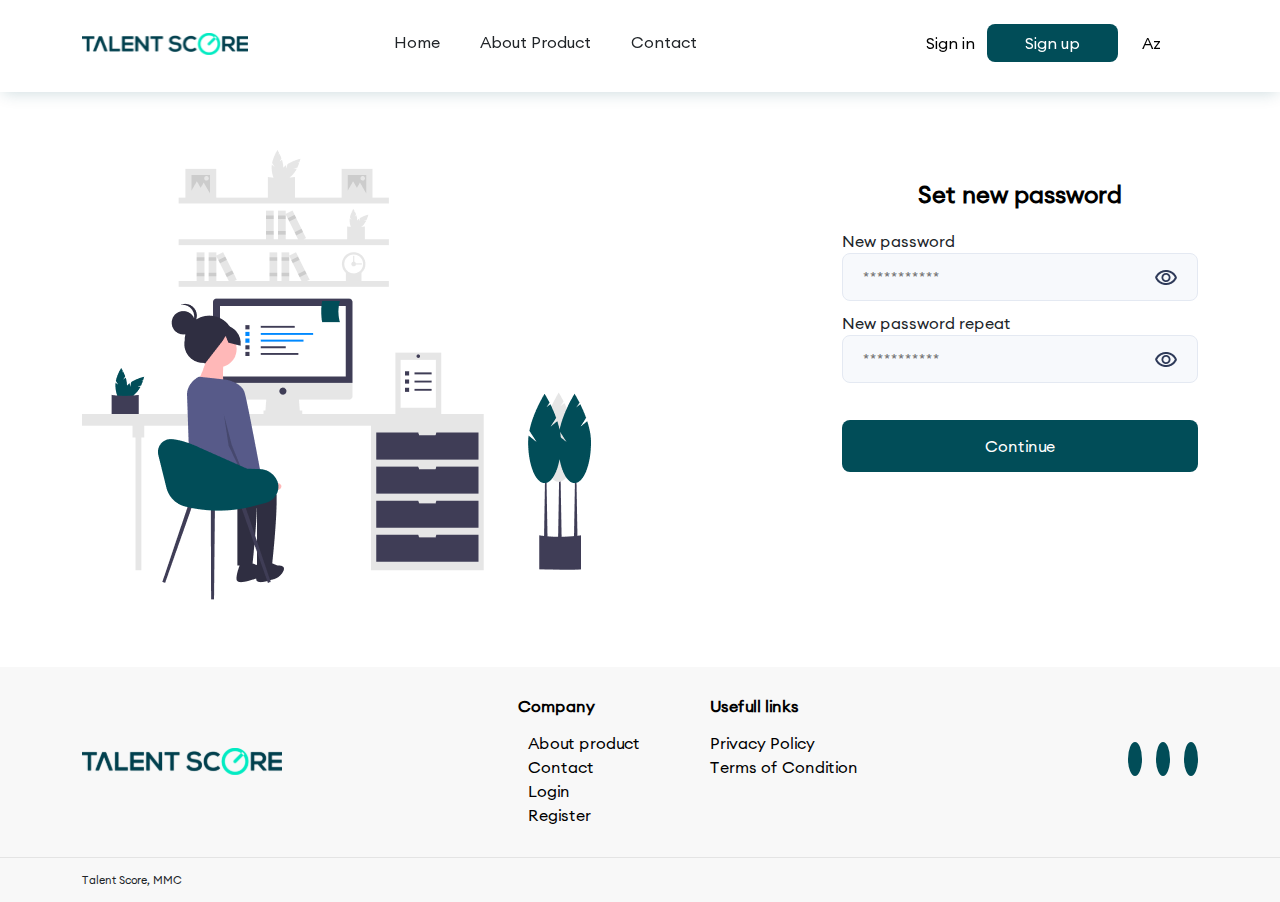
<file: reset-password.html>
<!DOCTYPE html>
<html lang="en">
    <head>
        <meta charset="UTF-8">
        <meta http-equiv="X-UA-Compatible" content="IE=edge">
        <meta name="viewport" content="width=device-width, initial-scale=1.0">
        <meta name="author" content="BrandyBox">
        <meta name="description" content="Talent- Score">
        <meta name="keywords" content="Talent - TalentScore">
        <meta name="robots" content="INDEX,FOLLOW">
        <!-- Favicon -->
        <!-- Bootstrap link -->
        <link rel="stylesheet" href="lib/bootstrap-5.2.0-beta1-dist/css/bootstrap.min.css">
        <!-- Fontawsome link -->
        <link
            rel="stylesheet"
            href="https://cdnjs.cloudflare.com/ajax/libs/font-awesome/6.1.0/css/all.min.css"
            integrity="sha512-10/jx2EXwxxWqCLX/hHth/vu2KY3jCF70dCQB8TSgNjbCVAC/8vai53GfMDrO2Emgwccf2pJqxct9ehpzG+MTw=="
            crossorigin="anonymous"
            referrerpolicy="no-referrer"
        >
        <link rel="stylesheet" href="css/main.min.css">
        <title>Talent Score</title>
    </head>
    <body class="body">
        <div class="overlay_leftsidebar"></div>
        <!-------------------------------------------- Header-section ---------------------------------------------->
        <header class="header" id="header">
            <div class="navbar-desktop">
                <div class="container">
                    <div class="row">
                        <div class="col-lg-2 col-md-2">
                            <div class="logo">
                                <a href="index.html">
                                    <img src="assets/images/logo 1.svg" alt="">
                                </a>
                            </div>
                        </div>
                        <div class="col-lg-6 col-md-5 ">
                            <ul class="nav-list">
                                <li class="list">
                                    <a class="nav-link" href="index.html">Home</a>
                                </li>
                                <li class="list">
                                    <a class="nav-link" href="about.html">About Product</a>
                                </li>
                                <li class="list">
                                    <a class="nav-link" href="contact.html">Contact</a>
                                </li>
                            </ul>
                        </div>
                        <div class="col-lg-4 col-md-5">
                            <div class="nav-right">
                                <div class="nav-btns">
                                    <a class="sign-in" href="login.html">Sign in</a>
                                    <a class="sign-up btn--primary" href="register.html">Sign up</a>
                                </div>
                                <ul class="right-lists">
                                    <li class="lang-list">
                                        <div class="dropdown">
                                            <a
                                                class="btn btn-secondary dropdown-toggle btn-lang"
                                                href="#"
                                                role="button"
                                                id="dropdownMenuLink"
                                                data-bs-toggle="dropdown"
                                                aria-expanded="false"
                                            >
                                                <span>Az</span>
                                                <i class="fa-solid fa-chevron-down chevron-language"></i>
                                            </a>
                                            <ul class="dropdown-menu" aria-labelledby="dropdownMenuLink">
                                                <li>
                                                    <a class="dropdown-item" href="#">En</a>
                                                </li>
                                                <li>
                                                    <a class="dropdown-item" href="#">Ru</a>
                                                </li>
                                            </ul>
                                        </div>
                                    </li>
                                </ul>
                            </div>
                        </div>
                    </div>
                </div>
            </div>
            <!---------------------------------------------- Mobile nav menu  ------------------------------------->
            <div class="navbar-mobile ">
                <div class="container">
                    <div class="mobile-nav-wrapper">
                        <div class="menu-bar">
                            <i class="fa-solid fa-bars"></i>
                        </div>
                        <div class="logo">
                            <a href="index.html">
                                <img src="assets/images/logo 1.svg" alt="">
                            </a>
                        </div>
                        <ul class="right-lists">
                            <li class="lang-list">
                                <div class="dropdown">
                                    <a
                                        class="btn btn-secondary dropdown-toggle btn-lang"
                                        href="#"
                                        role="button"
                                        id="dropdownMenuLink"
                                        data-bs-toggle="dropdown"
                                        aria-expanded="false"
                                    >
                                        <span>Az</span>
                                        <i class="fa-solid fa-chevron-down chevron-language"></i>
                                    </a>
                                    <ul class="dropdown-menu" aria-labelledby="dropdownMenuLink">
                                        <li>
                                            <a class="dropdown-item" href="#">En</a>
                                        </li>
                                        <li>
                                            <a class="dropdown-item" href="#">Ru</a>
                                        </li>
                                    </ul>
                                </div>
                            </li>
                        </ul>
                    </div>
                    <div class="navlist-mobile">
                        <ul class="nav-list">
                            <li class="list">
                                <a class="nav-link" href="index.html">Home</a>
                            </li>
                            <li class="list">
                                <a class="nav-link" href="about.html">About Product</a>
                            </li>
                            <li class="list">
                                <a class="nav-link" href="contact.html">Contact</a>
                            </li>
                        </ul>
                        <div class="nav-btns">
                            <a class="sign-in" href="login.html">Sign in</a>
                            <a class="sign-up btn--primary" href="register.html">Sign up</a>
                        </div>
                    </div>
                </div>
            </div>
        </header>
        <main>
            <!------------------------------------ Start Introductions Banner section --------------------------------------->
            <section class="login reset-password pt-150">
                <div class="container">
                    <div class="row">
                        <div class="col-lg-8 col-md-7">
                            <div class="login-left">
                                <img src="assets/images/login-register-image.png" alt="">
                            </div>
                        </div>
                        <div class="col-lg-4 col-md-5">
                            <div class="form-wrapper">
                                <h1 class="login-title reset-title">Set new password</h1>
                                <form class="login-form reset-form" action="">
                                    <div class="password-input-wrapper reset-input-wrapper">
                                        <label for="">New password</label>
                                        <div class="passinput-wrapper">
                                            <input
                                                type="password"
                                                class="input"
                                                id="resetpassword"
                                                placeholder="***********"
                                            >
                                            <span class="eye" id="eyereset">
                                                <img src="assets/icons/eye.png" alt="" id="eyeImageReset">
                                            </span>
                                        </div>
                                    </div>
                                    <div class="password-input-wrapper">
                                        <label for="">New password repeat</label>
                                        <div class="passinput-wrapper">
                                            <input
                                                type="password"
                                                class="input"
                                                id="reresetpassword"
                                                placeholder="***********"
                                            >
                                            <span class="eye" id="eyerereset">
                                                <img src="assets/icons/eye.png" alt="" id="eyeImagerereset">
                                            </span>
                                        </div>
                                    </div>
                                    <button type="submit" class="reset-btn btn--secondary">Continue</button>
                                </form>
                            </div>
                        </div>
                    </div>
                </div>
            </section>
        </main>
        <footer class="mt-170">
            <div class="footer-top">
                <div class="container">
                    <div class="row">
                        <div class="col-lg-3 col-md-3  col-12">
                            <div class="logo">
                                <a href="index.html">
                                    <img src="assets/images/logo 1.svg" alt="">
                                </a>
                            </div>
                        </div>
                        <div class="col-lg-7 col-md-7  col-12">
                            <div class="links-wrapper">
                                <div class="links">
                                    <h2 class="title">Company</h2>
                                    <ul class="lists">
                                        <li class="list">
                                            <i class="fa-solid fa-angle-right"></i>
                                            <a class="link" href="about.html">About product</a>
                                        </li>
                                        <li class="list">
                                            <i class="fa-solid fa-angle-right"></i>
                                            <a class="link" href="contact.html">Contact</a>
                                        </li>
                                        <li class="list">
                                            <i class="fa-solid fa-angle-right"></i>
                                            <a class="link" href="login.html">Login</a>
                                        </li>
                                        <li class="list">
                                            <i class="fa-solid fa-angle-right"></i>
                                            <a class="link" href="register.html">Register</a>
                                        </li>
                                    </ul>
                                </div>
                                <div class="links">
                                    <h2 class="title">Usefull links</h2>
                                    <ul class="lists">
                                        <li class="list">
                                            <a class="link" href="#">Privacy Policy</a>
                                        </li>
                                        <li class="list">
                                            <a class="link" href="#">Terms of Condition</a>
                                        </li>
                                    </ul>
                                </div>
                            </div>
                        </div>
                        <div class="col-lg-2 col-md-2  col-12">
                            <ul class="social-icons">
                                <li class="social-list">
                                    <a class="social-link" href="">
                                        <i class="fa-brands fa-facebook-f"></i>
                                    </a>
                                </li>
                                <li class="social-list">
                                    <a class="social-link" href="">
                                        <i class="fa-brands fa-instagram"></i>
                                    </a>
                                </li>
                                <li class="social-list">
                                    <a class="social-link" href="">
                                        <i class="fa-brands fa-linkedin-in"></i>
                                    </a>
                                </li>
                            </ul>
                        </div>
                    </div>
                </div>
            </div>
            <div class="footer-bottom">
                <div class="container">
                    <p>Talent Score, MMC</p>
                </div>
            </div>
        </footer>
        <!-- <div class="container">
            <div class="scrollto-top" id="scroll-up">
                <i class="fa-solid fa-angle-up"></i>
            </div>
        </div> -->
        <script src="lib/jquery/jquery-3.6.0.min.js"></script>
        <script src="lib/bootstrap-5.2.0-beta1-dist/js/bootstrap.bundle.min.js"></script>
        <script src="js/script.js"></script>
    </body>
</html>
</file>
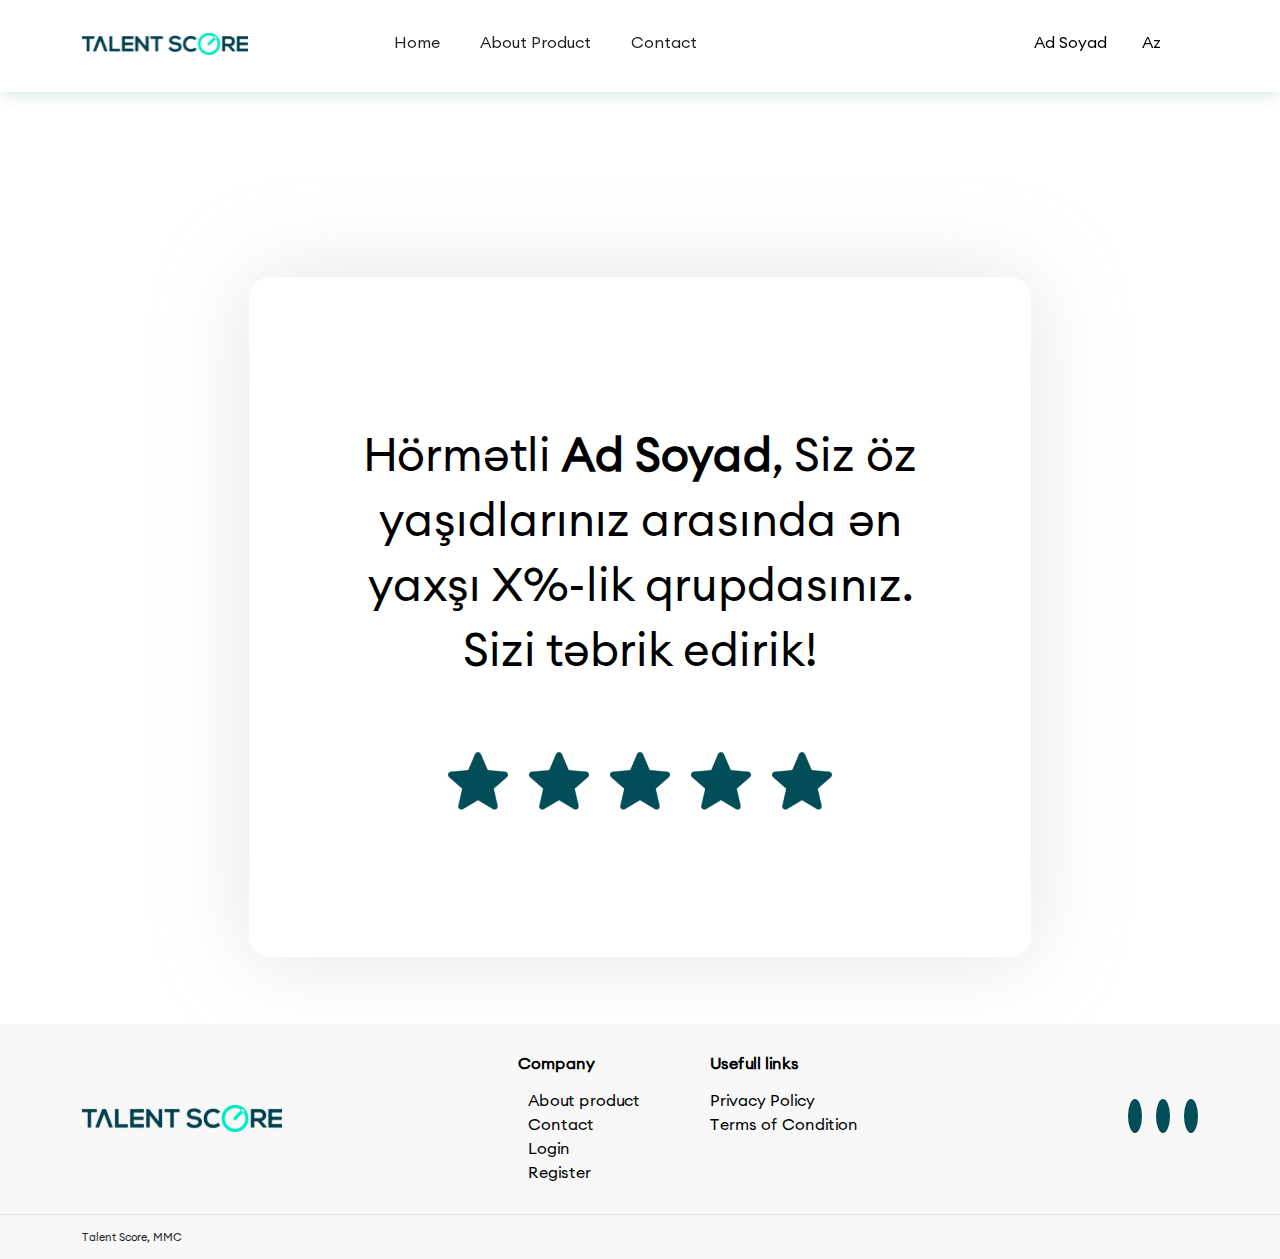
<file: step-four.html>
<!DOCTYPE html>
<html lang="en">
    <head>
        <meta charset="UTF-8">
        <meta http-equiv="X-UA-Compatible" content="IE=edge">
        <meta name="viewport" content="width=device-width, initial-scale=1.0">
        <meta name="author" content="BrandyBox">
        <meta name="description" content="Talent- Score">
        <meta name="keywords" content="Talent - TalentScore">
        <meta name="robots" content="INDEX,FOLLOW">
        <!-- Favicon -->
        <!-- Bootstrap link -->
        <link rel="stylesheet" href="lib/bootstrap-5.2.0-beta1-dist/css/bootstrap.min.css">
        <!-- Fontawsome link -->
        <link
            rel="stylesheet"
            href="https://cdnjs.cloudflare.com/ajax/libs/font-awesome/6.1.0/css/all.min.css"
            integrity="sha512-10/jx2EXwxxWqCLX/hHth/vu2KY3jCF70dCQB8TSgNjbCVAC/8vai53GfMDrO2Emgwccf2pJqxct9ehpzG+MTw=="
            crossorigin="anonymous"
            referrerpolicy="no-referrer"
        >
        <link rel="stylesheet" href="css/main.min.css">
        <title>Talent Score</title>
    </head>
    <body class="body">
        <div class="overlay_leftsidebar"></div>
        <!-------------------------------------------- Header-section ---------------------------------------------->
        <header class="header" id="header">
            <div class="navbar-desktop">
                <div class="container">
                    <div class="row">
                        <div class="col-lg-2 col-md-2">
                            <div class="logo">
                                <a href="index.html">
                                    <img src="assets/images/logo 1.svg" alt="">
                                </a>
                            </div>
                        </div>
                        <div class="col-lg-6 col-md-5 ">
                            <ul class="nav-list">
                                <li class="list">
                                    <a class="nav-link" href="index.html">Home</a>
                                </li>
                                <li class="list">
                                    <a class="nav-link" href="about.html">About Product</a>
                                </li>
                                <li class="list">
                                    <a class="nav-link" href="contact.html">Contact</a>
                                </li>
                            </ul>
                        </div>
                        <div class="col-lg-4 col-md-5">
                            <div class="nav-right cabinet-btns">
                                <div class="nav-btns">
                                    <ul class="right-lists">
                                        <li class="lang-list">
                                            <div class="dropdown">
                                                <a
                                                    class="btn btn-secondary dropdown-toggle btn-cabinet"
                                                    href="#"
                                                    role="button"
                                                    id="dropdownMenuLink"
                                                    data-bs-toggle="dropdown"
                                                    aria-expanded="false"
                                                >
                                                    <span>Ad Soyad</span>
                                                    <i class="fa-solid fa-chevron-down chevron-cabinet"></i>
                                                </a>
                                                <ul class="dropdown-menu" aria-labelledby="dropdownMenuLink">
                                                    <li>
                                                        <a class="dropdown-item" href="step-four.html">Nəticə</a>
                                                    </li>
                                                    <li>
                                                        <a class="dropdown-item" href="index.html">Logaout</a>
                                                    </li>
                                                </ul>
                                            </div>
                                        </li>
                                    </ul>
                                </div>
                                <ul class="right-lists">
                                    <li class="lang-list">
                                        <div class="dropdown">
                                            <a
                                                class="btn btn-secondary dropdown-toggle btn-lang"
                                                href="#"
                                                role="button"
                                                id="dropdownMenuLink"
                                                data-bs-toggle="dropdown"
                                                aria-expanded="false"
                                            >
                                                <span>Az</span>
                                                <i class="fa-solid fa-chevron-down chevron-language"></i>
                                            </a>
                                            <ul class="dropdown-menu" aria-labelledby="dropdownMenuLink">
                                                <li>
                                                    <a class="dropdown-item" href="#">En</a>
                                                </li>
                                                <li>
                                                    <a class="dropdown-item" href="#">Ru</a>
                                                </li>
                                            </ul>
                                        </div>
                                    </li>
                                </ul>
                            </div>
                        </div>
                    </div>
                </div>
            </div>
            <!---------------------------------------------- Mobile nav menu  ------------------------------------->
            <div class="navbar-mobile ">
                <div class="container">
                    <div class="mobile-nav-wrapper">
                        <div class="menu-bar">
                            <i class="fa-solid fa-bars"></i>
                        </div>
                        <div class="logo">
                            <a href="index.html">
                                <img src="assets/images/logo 1.svg" alt="">
                            </a>
                        </div>
                        <ul class="right-lists">
                            <li class="lang-list">
                                <div class="dropdown">
                                    <a
                                        class="btn btn-secondary dropdown-toggle btn-lang"
                                        href="#"
                                        role="button"
                                        id="dropdownMenuLink"
                                        data-bs-toggle="dropdown"
                                        aria-expanded="false"
                                    >
                                        <span>Az</span>
                                        <i class="fa-solid fa-chevron-down chevron-language"></i>
                                    </a>
                                    <ul class="dropdown-menu" aria-labelledby="dropdownMenuLink">
                                        <li>
                                            <a class="dropdown-item" href="#">En</a>
                                        </li>
                                        <li>
                                            <a class="dropdown-item" href="#">Ru</a>
                                        </li>
                                    </ul>
                                </div>
                            </li>
                        </ul>
                    </div>
                    <div class="navlist-mobile">
                        <ul class="nav-list">
                            <li class="list">
                                <a class="nav-link" href="index.html">Home</a>
                            </li>
                            <li class="list">
                                <a class="nav-link" href="about.html">About Product</a>
                            </li>
                            <li class="list">
                                <a class="nav-link" href="contact.html">Contact</a>
                            </li>
                        </ul>
                        <div class="nav-btns">
                            <ul class="right-lists">
                                <li class="lang-list">
                                    <div class="dropdown">
                                        <a
                                            class="btn btn-secondary dropdown-toggle btn-cabinet"
                                            href="#"
                                            role="button"
                                            id="dropdownMenuLink"
                                            data-bs-toggle="dropdown"
                                            aria-expanded="false"
                                        >
                                            <span>Ad Soyad</span>
                                            <i class="fa-solid fa-chevron-down chevron-cabinet"></i>
                                        </a>
                                        <ul class="dropdown-menu" aria-labelledby="dropdownMenuLink">
                                            <li>
                                                <a class="dropdown-item" href="step-four.html">Nəticə</a>
                                            </li>
                                            <li>
                                                <a class="dropdown-item" href="index.html">Logaout</a>
                                            </li>
                                        </ul>
                                    </div>
                                </li>
                            </ul>
                        </div>
                    </div>
                </div>
            </div>
        </header>
        <main>
            <!------------------------------------ Start Step-one section --------------------------------------->
            <section class="steps step-four">
                
                <div class="container">
                    <div class="form-wrapper">
                        <h1 class="text-area">
                            Hörmətli <span class="name">Ad</span> <span class="surname">Soyad</span>,
                            Siz öz yaşıdlarınız arasında ən yaxşı <span class="percent">X</span>%-lik qrupdasınız.
                            Sizi təbrik edirik!
                        </h1>
                        <div class="star-area">
                            <img src="assets/images/star.png" alt="">
                            <img src="assets/images/star.png" alt="">
                            <img src="assets/images/star.png" alt="">
                            <img src="assets/images/star.png" alt="">
                            <img src="assets/images/star.png" alt="">
                        </div>
                    </div>
                </div>
            </section>
        </main>
        <footer class="mt-170">
            <div class="footer-top">
                <div class="container">
                    <div class="row">
                        <div class="col-lg-3 col-md-3  col-12">
                            <div class="logo">
                                <a href="index.html">
                                    <img src="assets/images/logo 1.svg" alt="">
                                </a>
                            </div>
                        </div>
                        <div class="col-lg-7 col-md-7  col-12">
                            <div class="links-wrapper">
                                <div class="links">
                                    <h2 class="title">Company</h2>
                                    <ul class="lists">
                                        <li class="list">
                                            <i class="fa-solid fa-angle-right"></i>
                                            <a class="link" href="about.html">About product</a>
                                        </li>
                                        <li class="list">
                                            <i class="fa-solid fa-angle-right"></i>
                                            <a class="link" href="contact.html">Contact</a>
                                        </li>
                                        <li class="list">
                                            <i class="fa-solid fa-angle-right"></i>
                                            <a class="link" href="login.html">Login</a>
                                        </li>
                                        <li class="list">
                                            <i class="fa-solid fa-angle-right"></i>
                                            <a class="link" href="register.html">Register</a>
                                        </li>
                                    </ul>
                                </div>
                                <div class="links">
                                    <h2 class="title">Usefull links</h2>
                                    <ul class="lists">
                                        <li class="list">
                                            <a class="link" href="#">Privacy Policy</a>
                                        </li>
                                        <li class="list">
                                            <a class="link" href="#">Terms of Condition</a>
                                        </li>
                                    </ul>
                                </div>
                            </div>
                        </div>
                        <div class="col-lg-2 col-md-2  col-12">
                            <ul class="social-icons">
                                <li class="social-list">
                                    <a class="social-link" href="">
                                        <i class="fa-brands fa-facebook-f"></i>
                                    </a>
                                </li>
                                <li class="social-list">
                                    <a class="social-link" href="">
                                        <i class="fa-brands fa-instagram"></i>
                                    </a>
                                </li>
                                <li class="social-list">
                                    <a class="social-link" href="">
                                        <i class="fa-brands fa-linkedin-in"></i>
                                    </a>
                                </li>
                            </ul>
                        </div>
                    </div>
                </div>
            </div>
            <div class="footer-bottom">
                <div class="container">
                    <p>Talent Score, MMC</p>
                </div>
            </div>
        </footer>
        <!-- <div class="container">
            <div class="scrollto-top" id="scroll-up">
                <i class="fa-solid fa-angle-up"></i>
            </div>
        </div> -->
        <script src="lib/jquery/jquery-3.6.0.min.js"></script>
        <script src="lib/bootstrap-5.2.0-beta1-dist/js/bootstrap.bundle.min.js"></script>
        <script src="js/script.js"></script>
    </body>
</html>
</file>
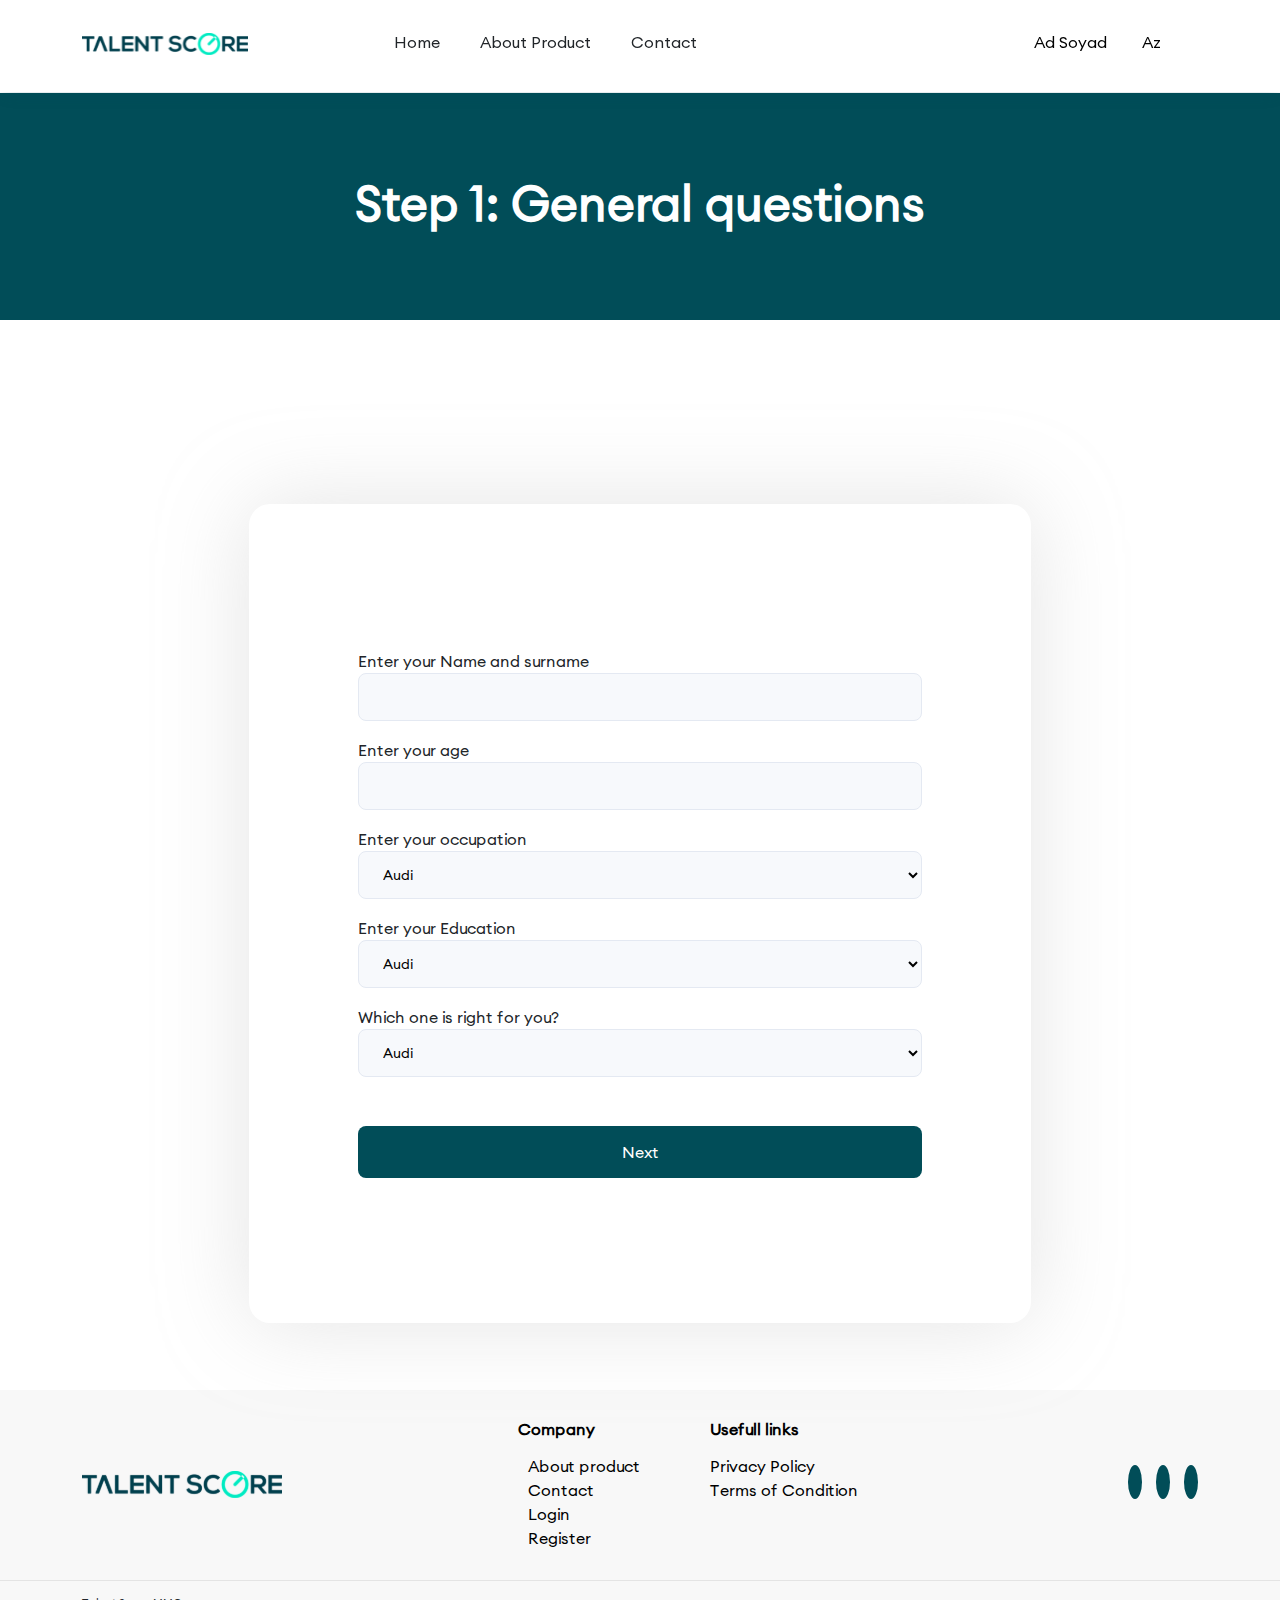
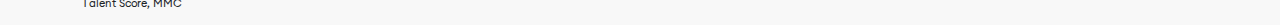
<file: step-one.html>
<!DOCTYPE html>
<html lang="en">
    <head>
        <meta charset="UTF-8">
        <meta http-equiv="X-UA-Compatible" content="IE=edge">
        <meta name="viewport" content="width=device-width, initial-scale=1.0">
        <meta name="author" content="BrandyBox">
        <meta name="description" content="Talent- Score">
        <meta name="keywords" content="Talent - TalentScore">
        <meta name="robots" content="INDEX,FOLLOW">
        <!-- Favicon -->
        <!-- Bootstrap link -->
        <link rel="stylesheet" href="lib/bootstrap-5.2.0-beta1-dist/css/bootstrap.min.css">
        <!-- Fontawsome link -->
        <link
            rel="stylesheet"
            href="https://cdnjs.cloudflare.com/ajax/libs/font-awesome/6.1.0/css/all.min.css"
            integrity="sha512-10/jx2EXwxxWqCLX/hHth/vu2KY3jCF70dCQB8TSgNjbCVAC/8vai53GfMDrO2Emgwccf2pJqxct9ehpzG+MTw=="
            crossorigin="anonymous"
            referrerpolicy="no-referrer"
        >
        <link rel="stylesheet" href="css/main.min.css">
        <title>Talent Score</title>
    </head>
    <body class="body">
        <div class="overlay_leftsidebar"></div>
        <!-------------------------------------------- Header-section ---------------------------------------------->
        <header class="header" id="header">
            <div class="navbar-desktop">
                <div class="container">
                    <div class="row">
                        <div class="col-lg-2 col-md-2">
                            <div class="logo">
                                <a href="index.html">
                                    <img src="assets/images/logo 1.svg" alt="">
                                </a>
                            </div>
                        </div>
                        <div class="col-lg-6 col-md-5 ">
                            <ul class="nav-list">
                                <li class="list">
                                    <a class="nav-link" href="index.html">Home</a>
                                </li>
                                <li class="list">
                                    <a class="nav-link" href="about.html">About Product</a>
                                </li>
                                <li class="list">
                                    <a class="nav-link" href="contact.html">Contact</a>
                                </li>
                            </ul>
                        </div>
                        <div class="col-lg-4 col-md-5">
                            <div class="nav-right cabinet-btns">
                                <div class="nav-btns">
                                    <ul class="right-lists">
                                        <li class="lang-list">
                                            <div class="dropdown">
                                                <a
                                                    class="btn btn-secondary dropdown-toggle btn-cabinet"
                                                    href="#"
                                                    role="button"
                                                    id="dropdownMenuLink"
                                                    data-bs-toggle="dropdown"
                                                    aria-expanded="false"
                                                >
                                                    <span>Ad Soyad</span>
                                                    <i class="fa-solid fa-chevron-down chevron-cabinet"></i>
                                                </a>
                                                <ul class="dropdown-menu" aria-labelledby="dropdownMenuLink">
                                                   
                                                    <li>
                                                        <a class="dropdown-item" href="index.html">Logout</a>
                                                    </li>
                                                </ul>
                                            </div>
                                        </li>
                                    </ul>
                                </div>
                                <ul class="right-lists">
                                    <li class="lang-list">
                                        <div class="dropdown">
                                            <a
                                                class="btn btn-secondary dropdown-toggle btn-lang"
                                                href="#"
                                                role="button"
                                                id="dropdownMenuLink"
                                                data-bs-toggle="dropdown"
                                                aria-expanded="false"
                                            >
                                                <span>Az</span>
                                                <i class="fa-solid fa-chevron-down chevron-language"></i>
                                            </a>
                                            <ul class="dropdown-menu" aria-labelledby="dropdownMenuLink">
                                                <li>
                                                    <a class="dropdown-item" href="#">En</a>
                                                </li>
                                                <li>
                                                    <a class="dropdown-item" href="#">Ru</a>
                                                </li>
                                            </ul>
                                        </div>
                                    </li>
                                </ul>
                            </div>
                        </div>
                    </div>
                </div>
            </div>
            <!---------------------------------------------- Mobile nav menu  ------------------------------------->
            <div class="navbar-mobile ">
                <div class="container">
                    <div class="mobile-nav-wrapper">
                        <div class="menu-bar">
                            <i class="fa-solid fa-bars"></i>
                        </div>
                        <div class="logo">
                            <a href="index.html">
                                <img src="assets/images/logo 1.svg" alt="">
                            </a>
                        </div>
                        <ul class="right-lists">
                            <li class="lang-list">
                                <div class="dropdown">
                                    <a
                                        class="btn btn-secondary dropdown-toggle btn-lang"
                                        href="#"
                                        role="button"
                                        id="dropdownMenuLink"
                                        data-bs-toggle="dropdown"
                                        aria-expanded="false"
                                    >
                                        <span>Az</span>
                                        <i class="fa-solid fa-chevron-down chevron-language"></i>
                                    </a>
                                    <ul class="dropdown-menu" aria-labelledby="dropdownMenuLink">
                                        <li>
                                            <a class="dropdown-item" href="#">En</a>
                                        </li>
                                        <li>
                                            <a class="dropdown-item" href="#">Ru</a>
                                        </li>
                                    </ul>
                                </div>
                            </li>
                        </ul>
                    </div>
                    <div class="navlist-mobile">
                        <ul class="nav-list">
                            <li class="list">
                                <a class="nav-link" href="index.html">Home</a>
                            </li>
                            <li class="list">
                                <a class="nav-link" href="about.html">About Product</a>
                            </li>
                            <li class="list">
                                <a class="nav-link" href="contact.html">Contact</a>
                            </li>
                        </ul>
                        <div class="nav-btns">
                            <ul class="right-lists">
                                <li class="lang-list">
                                    <div class="dropdown">
                                        <a
                                            class="btn btn-secondary dropdown-toggle btn-cabinet"
                                            href="#"
                                            role="button"
                                            id="dropdownMenuLink"
                                            data-bs-toggle="dropdown"
                                            aria-expanded="false"
                                        >
                                            <span>Ad Soyad</span>
                                            <i class="fa-solid fa-chevron-down chevron-cabinet"></i>
                                        </a>
                                        <ul class="dropdown-menu" aria-labelledby="dropdownMenuLink">
                                            
                                            <li>
                                                <a class="dropdown-item" href="index.html">Logout</a>
                                            </li>
                                        </ul>
                                    </div>
                                </li>
                            </ul>
                        </div>
                    </div>
                </div>
            </div>
        </header>
        <main>
            <!------------------------------------ Start Step-one section --------------------------------------->
            <section class="contact steps">
                <div class="heading-steps">
                    <h1 class="title">Step 1: General questions</h1>
                </div>
                <div class="container">
                    <div class="row">
                        <div class="col-xl-12-lg-12">
                            <div class="form-wrapper">
                                <div class="steps-form-wrapper">
                                    <form action="">
                                        <label for="">Enter your Name and surname</label>
                                        <input type="text" disabled class="input disabled-input">
                                        <label for="">Enter your age</label>
                                        <input type="phone" class="input">
                                        <label for="">Enter your occupation</label>
                                        <select id="data" class="steps-input">
                                            <option value="volvo" class="bg-col">Volvo</option>
                                            <option value="saab">Saab</option>
                                            <option value="vw">VW</option>
                                            <option value="audi" selected>Audi</option>
                                        </select>
                                        <label for="">Enter your Education</label>
                                        <select id="data" class="steps-input">
                                            <option value="volvo" class="bg-col">Volvo</option>
                                            <option value="saab">Saab</option>
                                            <option value="vw">VW</option>
                                            <option value="audi" selected>Audi</option>
                                        </select>
                                        <label for="">Which one is right for you?</label>
                                        <select id="data" class="steps-input">
                                            <option value="volvo" class="bg-col">Volvo</option>
                                            <option value="saab">Saab</option>
                                            <option value="vw">VW</option>
                                            <option value="audi" selected>Audi</option>
                                        </select>
                                        <button class="steps-btn btn--secondary">Next</button>
                                    </form>
                                </div>
                            </div>
                        </div>
                    </div>
                </div>
            </section>
        </main>
        <footer class="mt-170">
            <div class="footer-top">
                <div class="container">
                    <div class="row">
                        <div class="col-lg-3 col-md-3  col-12">
                            <div class="logo">
                                <a href="index.html">
                                    <img src="assets/images/logo 1.svg" alt="">
                                </a>
                            </div>
                        </div>
                        <div class="col-lg-7 col-md-7  col-12">
                            <div class="links-wrapper">
                                <div class="links">
                                    <h2 class="title">Company</h2>
                                    <ul class="lists">
                                        <li class="list">
                                            <i class="fa-solid fa-angle-right"></i>
                                            <a class="link" href="about.html">About product</a>
                                        </li>
                                        <li class="list">
                                            <i class="fa-solid fa-angle-right"></i>
                                            <a class="link" href="contact.html">Contact</a>
                                        </li>
                                        <li class="list">
                                            <i class="fa-solid fa-angle-right"></i>
                                            <a class="link" href="login.html">Login</a>
                                        </li>
                                        <li class="list">
                                            <i class="fa-solid fa-angle-right"></i>
                                            <a class="link" href="register.html">Register</a>
                                        </li>
                                    </ul>
                                </div>
                                <div class="links">
                                    <h2 class="title">Usefull links</h2>
                                    <ul class="lists">
                                        <li class="list">
                                            <a class="link" href="#">Privacy Policy</a>
                                        </li>
                                        <li class="list">
                                            <a class="link" href="#">Terms of Condition</a>
                                        </li>
                                    </ul>
                                </div>
                            </div>
                        </div>
                        <div class="col-lg-2 col-md-2  col-12">
                            <ul class="social-icons">
                                <li class="social-list">
                                    <a class="social-link" href="">
                                        <i class="fa-brands fa-facebook-f"></i>
                                    </a>
                                </li>
                                <li class="social-list">
                                    <a class="social-link" href="">
                                        <i class="fa-brands fa-instagram"></i>
                                    </a>
                                </li>
                                <li class="social-list">
                                    <a class="social-link" href="">
                                        <i class="fa-brands fa-linkedin-in"></i>
                                    </a>
                                </li>
                            </ul>
                        </div>
                    </div>
                </div>
            </div>
            <div class="footer-bottom">
                <div class="container">
                    <p>Talent Score, MMC</p>
                </div>
            </div>
        </footer>
        <!-- <div class="container">
            <div class="scrollto-top" id="scroll-up">
                <i class="fa-solid fa-angle-up"></i>
            </div>
        </div> -->
        <script src="lib/jquery/jquery-3.6.0.min.js"></script>
        <script src="lib/bootstrap-5.2.0-beta1-dist/js/bootstrap.bundle.min.js"></script>
        <script src="js/script.js"></script>
    </body>
</html>
</file>
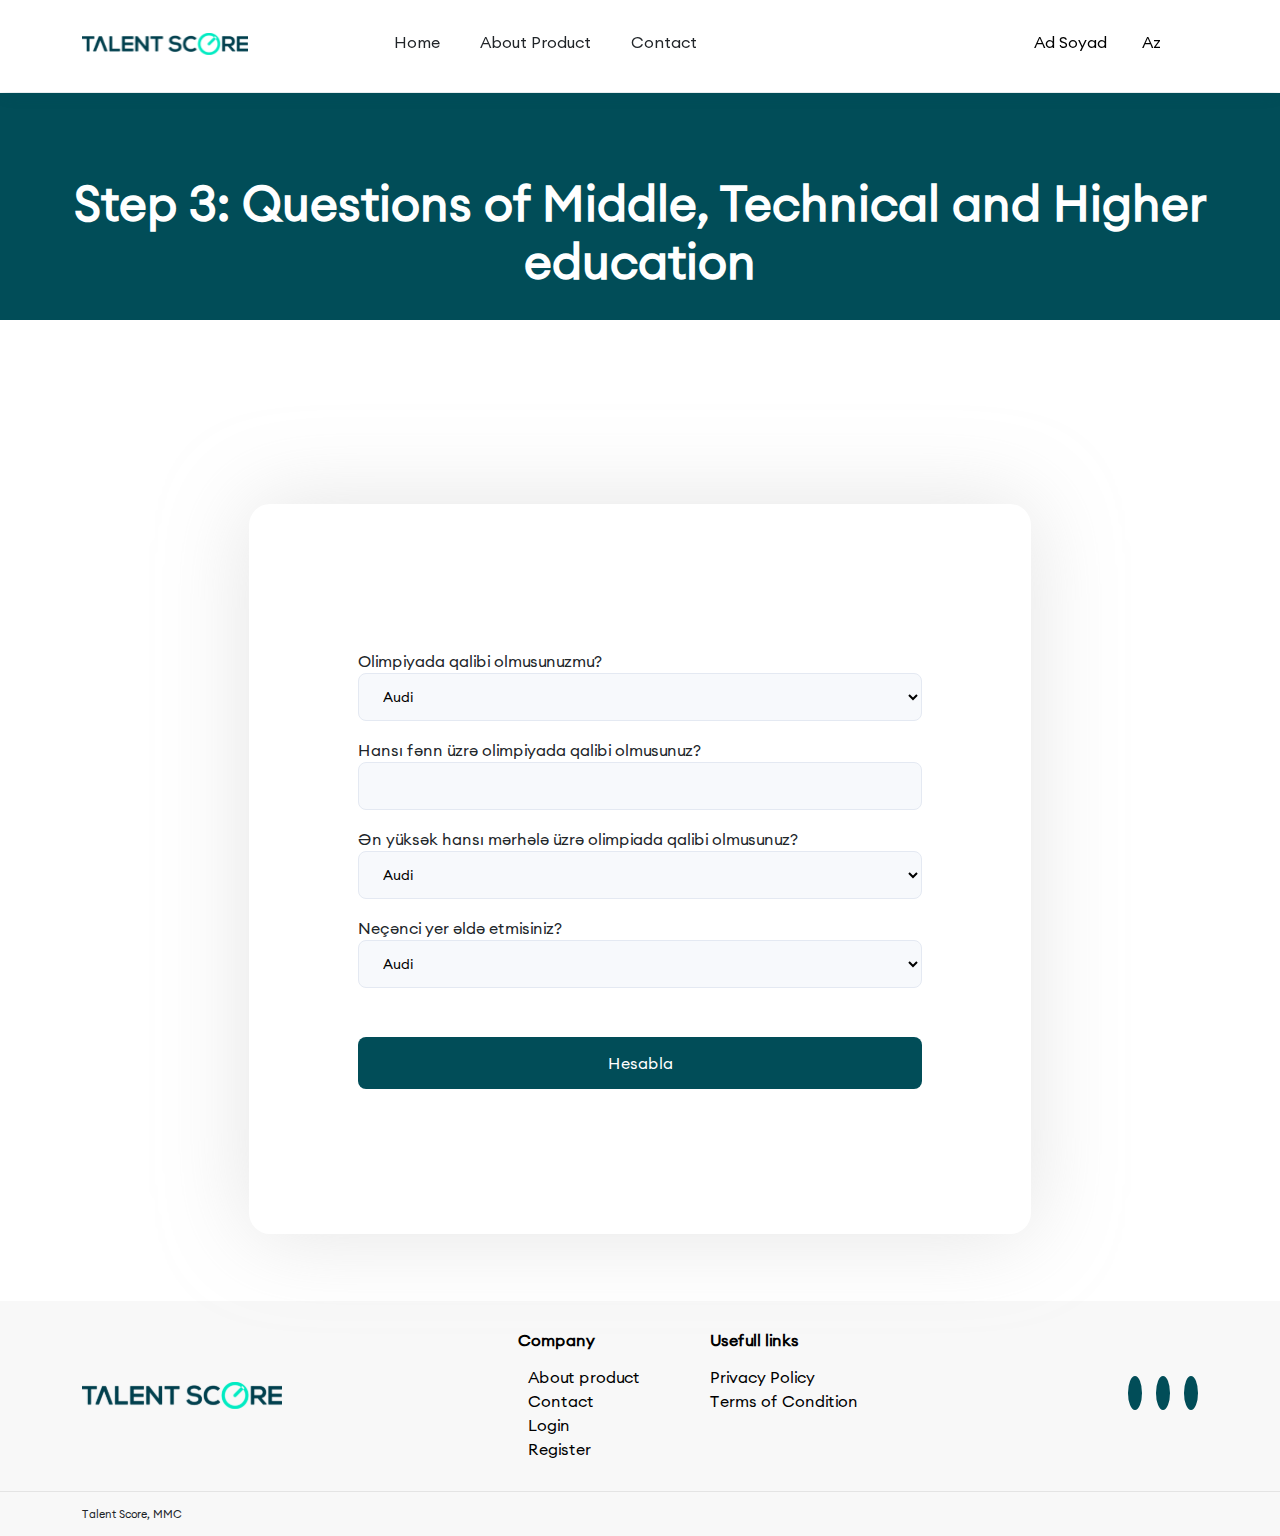
<file: step-three.html>
<!DOCTYPE html>
<html lang="en">
    <head>
        <meta charset="UTF-8">
        <meta http-equiv="X-UA-Compatible" content="IE=edge">
        <meta name="viewport" content="width=device-width, initial-scale=1.0">
        <meta name="author" content="BrandyBox">
        <meta name="description" content="Talent- Score">
        <meta name="keywords" content="Talent - TalentScore">
        <meta name="robots" content="INDEX,FOLLOW">
        <!-- Favicon -->
        <!-- Bootstrap link -->
        <link rel="stylesheet" href="lib/bootstrap-5.2.0-beta1-dist/css/bootstrap.min.css">
        <!-- Fontawsome link -->
        <link
            rel="stylesheet"
            href="https://cdnjs.cloudflare.com/ajax/libs/font-awesome/6.1.0/css/all.min.css"
            integrity="sha512-10/jx2EXwxxWqCLX/hHth/vu2KY3jCF70dCQB8TSgNjbCVAC/8vai53GfMDrO2Emgwccf2pJqxct9ehpzG+MTw=="
            crossorigin="anonymous"
            referrerpolicy="no-referrer"
        >
        <link rel="stylesheet" href="css/main.min.css">
        <title>Talent Score</title>
    </head>
    <body class="body">
        <div class="overlay_leftsidebar"></div>
        <!-------------------------------------------- Header-section ---------------------------------------------->
        <header class="header" id="header">
            <div class="navbar-desktop">
                <div class="container">
                    <div class="row">
                        <div class="col-lg-2 col-md-2">
                            <div class="logo">
                                <a href="index.html">
                                    <img src="assets/images/logo 1.svg" alt="">
                                </a>
                            </div>
                        </div>
                        <div class="col-lg-6 col-md-5 ">
                            <ul class="nav-list">
                                <li class="list">
                                    <a class="nav-link" href="index.html">Home</a>
                                </li>
                                <li class="list">
                                    <a class="nav-link" href="about.html">About Product</a>
                                </li>
                                <li class="list">
                                    <a class="nav-link" href="contact.html">Contact</a>
                                </li>
                            </ul>
                        </div>
                        <div class="col-lg-4 col-md-5">
                            <div class="nav-right cabinet-btns">
                                <div class="nav-btns">
                                    <ul class="right-lists">
                                        <li class="lang-list">
                                            <div class="dropdown">
                                                <a
                                                    class="btn btn-secondary dropdown-toggle btn-cabinet"
                                                    href="#"
                                                    role="button"
                                                    id="dropdownMenuLink"
                                                    data-bs-toggle="dropdown"
                                                    aria-expanded="false"
                                                >
                                                    <span>Ad Soyad</span>
                                                    <i class="fa-solid fa-chevron-down chevron-cabinet"></i>
                                                </a>
                                                <ul class="dropdown-menu" aria-labelledby="dropdownMenuLink">
                                                    
                                                    <li>
                                                        <a class="dropdown-item" href="index.html">Logout</a>
                                                    </li>
                                                </ul>
                                            </div>
                                        </li>
                                    </ul>
                                </div>
                                <ul class="right-lists">
                                    <li class="lang-list">
                                        <div class="dropdown">
                                            <a
                                                class="btn btn-secondary dropdown-toggle btn-lang"
                                                href="#"
                                                role="button"
                                                id="dropdownMenuLink"
                                                data-bs-toggle="dropdown"
                                                aria-expanded="false"
                                            >
                                                <span>Az</span>
                                                <i class="fa-solid fa-chevron-down chevron-language"></i>
                                            </a>
                                            <ul class="dropdown-menu" aria-labelledby="dropdownMenuLink">
                                                <li>
                                                    <a class="dropdown-item" href="#">En</a>
                                                </li>
                                                <li>
                                                    <a class="dropdown-item" href="#">Ru</a>
                                                </li>
                                            </ul>
                                        </div>
                                    </li>
                                </ul>
                            </div>
                        </div>
                    </div>
                </div>
            </div>
            <!---------------------------------------------- Mobile nav menu  ------------------------------------->
            <div class="navbar-mobile ">
                <div class="container">
                    <div class="mobile-nav-wrapper">
                        <div class="menu-bar">
                            <i class="fa-solid fa-bars"></i>
                        </div>
                        <div class="logo">
                            <a href="index.html">
                                <img src="assets/images/logo 1.svg" alt="">
                            </a>
                        </div>
                        <ul class="right-lists">
                            <li class="lang-list">
                                <div class="dropdown">
                                    <a
                                        class="btn btn-secondary dropdown-toggle btn-lang"
                                        href="#"
                                        role="button"
                                        id="dropdownMenuLink"
                                        data-bs-toggle="dropdown"
                                        aria-expanded="false"
                                    >
                                        <span>Az</span>
                                        <i class="fa-solid fa-chevron-down chevron-language"></i>
                                    </a>
                                    <ul class="dropdown-menu" aria-labelledby="dropdownMenuLink">
                                        <li>
                                            <a class="dropdown-item" href="#">En</a>
                                        </li>
                                        <li>
                                            <a class="dropdown-item" href="#">Ru</a>
                                        </li>
                                    </ul>
                                </div>
                            </li>
                        </ul>
                    </div>
                    <div class="navlist-mobile">
                        <ul class="nav-list">
                            <li class="list">
                                <a class="nav-link" href="index.html">Home</a>
                            </li>
                            <li class="list">
                                <a class="nav-link" href="about.html">About Product</a>
                            </li>
                            <li class="list">
                                <a class="nav-link" href="contact.html">Contact</a>
                            </li>
                        </ul>
                        <div class="nav-btns">
                            <ul class="right-lists">
                                <li class="lang-list">
                                    <div class="dropdown">
                                        <a
                                            class="btn btn-secondary dropdown-toggle btn-cabinet"
                                            href="#"
                                            role="button"
                                            id="dropdownMenuLink"
                                            data-bs-toggle="dropdown"
                                            aria-expanded="false"
                                        >
                                            <span>Ad Soyad</span>
                                            <i class="fa-solid fa-chevron-down chevron-cabinet"></i>
                                        </a>
                                        <ul class="dropdown-menu" aria-labelledby="dropdownMenuLink">
                                            
                                            <li>
                                                <a class="dropdown-item" href="index.html">Logout</a>
                                            </li>
                                        </ul>
                                    </div>
                                </li>
                            </ul>
                        </div>
                    </div>
                </div>
            </div>
        </header>
        <main>
            <!------------------------------------ Start Step-one section --------------------------------------->
            <section class="contact steps step-three">
                <div class="heading-steps">
                    <h1 class="title">Step 3: Questions of Middle, Technical and Higher education</h1>
                </div>
                <div class="container">
                    <div class="row">
                        <div class="col-xl-12-lg-12">
                            <div class="form-wrapper">
                                <div class="steps-form-wrapper">
                                    <form action="">
                                        <label for="">Olimpiyada qalibi olmusunuzmu?</label>
                                        <select id="data" class="steps-input">
                                            <option value="volvo" class="bg-col">Volvo</option>
                                            <option value="saab">Saab</option>
                                            <option value="vw">VW</option>
                                            <option value="audi" selected>Audi</option>
                                        </select>
                                        <label for="">Hansı fənn üzrə olimpiyada qalibi olmusunuz?</label>
                                        <input type="text" disabled class="input disabled-input">
                                       
                                        <label for="">Ən yüksək hansı mərhələ üzrə olimpiada qalibi olmusunuz?</label>
                                        <select id="data" class="steps-input">
                                            <option value="volvo" class="bg-col">Volvo</option>
                                            <option value="saab">Saab</option>
                                            <option value="vw">VW</option>
                                            <option value="audi" selected>Audi</option>
                                        </select>
                                        <label for="">Neçənci yer əldə etmisiniz?</label>
                                        <select id="data" class="steps-input">
                                            <option value="volvo" class="bg-col">Volvo</option>
                                            <option value="saab">Saab</option>
                                            <option value="vw">VW</option>
                                            <option value="audi" selected>Audi</option>
                                        </select>
                                        
                                        <button class="steps-btn btn--secondary">Hesabla</button>
                                    </form>
                                </div>
                            </div>
                        </div>
                    </div>
                </div>
            </section>
        </main>
        <footer class="mt-170">
            <div class="footer-top">
                <div class="container">
                    <div class="row">
                        <div class="col-lg-3 col-md-3  col-12">
                            <div class="logo">
                                <a href="index.html">
                                    <img src="assets/images/logo 1.svg" alt="">
                                </a>
                            </div>
                        </div>
                        <div class="col-lg-7 col-md-7  col-12">
                            <div class="links-wrapper">
                                <div class="links">
                                    <h2 class="title">Company</h2>
                                    <ul class="lists">
                                        <li class="list">
                                            <i class="fa-solid fa-angle-right"></i>
                                            <a class="link" href="about.html">About product</a>
                                        </li>
                                        <li class="list">
                                            <i class="fa-solid fa-angle-right"></i>
                                            <a class="link" href="contact.html">Contact</a>
                                        </li>
                                        <li class="list">
                                            <i class="fa-solid fa-angle-right"></i>
                                            <a class="link" href="login.html">Login</a>
                                        </li>
                                        <li class="list">
                                            <i class="fa-solid fa-angle-right"></i>
                                            <a class="link" href="register.html">Register</a>
                                        </li>
                                    </ul>
                                </div>
                                <div class="links">
                                    <h2 class="title">Usefull links</h2>
                                    <ul class="lists">
                                        <li class="list">
                                            <a class="link" href="#">Privacy Policy</a>
                                        </li>
                                        <li class="list">
                                            <a class="link" href="#">Terms of Condition</a>
                                        </li>
                                    </ul>
                                </div>
                            </div>
                        </div>
                        <div class="col-lg-2 col-md-2  col-12">
                            <ul class="social-icons">
                                <li class="social-list">
                                    <a class="social-link" href="">
                                        <i class="fa-brands fa-facebook-f"></i>
                                    </a>
                                </li>
                                <li class="social-list">
                                    <a class="social-link" href="">
                                        <i class="fa-brands fa-instagram"></i>
                                    </a>
                                </li>
                                <li class="social-list">
                                    <a class="social-link" href="">
                                        <i class="fa-brands fa-linkedin-in"></i>
                                    </a>
                                </li>
                            </ul>
                        </div>
                    </div>
                </div>
            </div>
            <div class="footer-bottom">
                <div class="container">
                    <p>Talent Score, MMC</p>
                </div>
            </div>
        </footer>
        <!-- <div class="container">
            <div class="scrollto-top" id="scroll-up">
                <i class="fa-solid fa-angle-up"></i>
            </div>
        </div> -->
        <script src="lib/jquery/jquery-3.6.0.min.js"></script>
        <script src="lib/bootstrap-5.2.0-beta1-dist/js/bootstrap.bundle.min.js"></script>
        <script src="js/script.js"></script>
    </body>
</html>
</file>
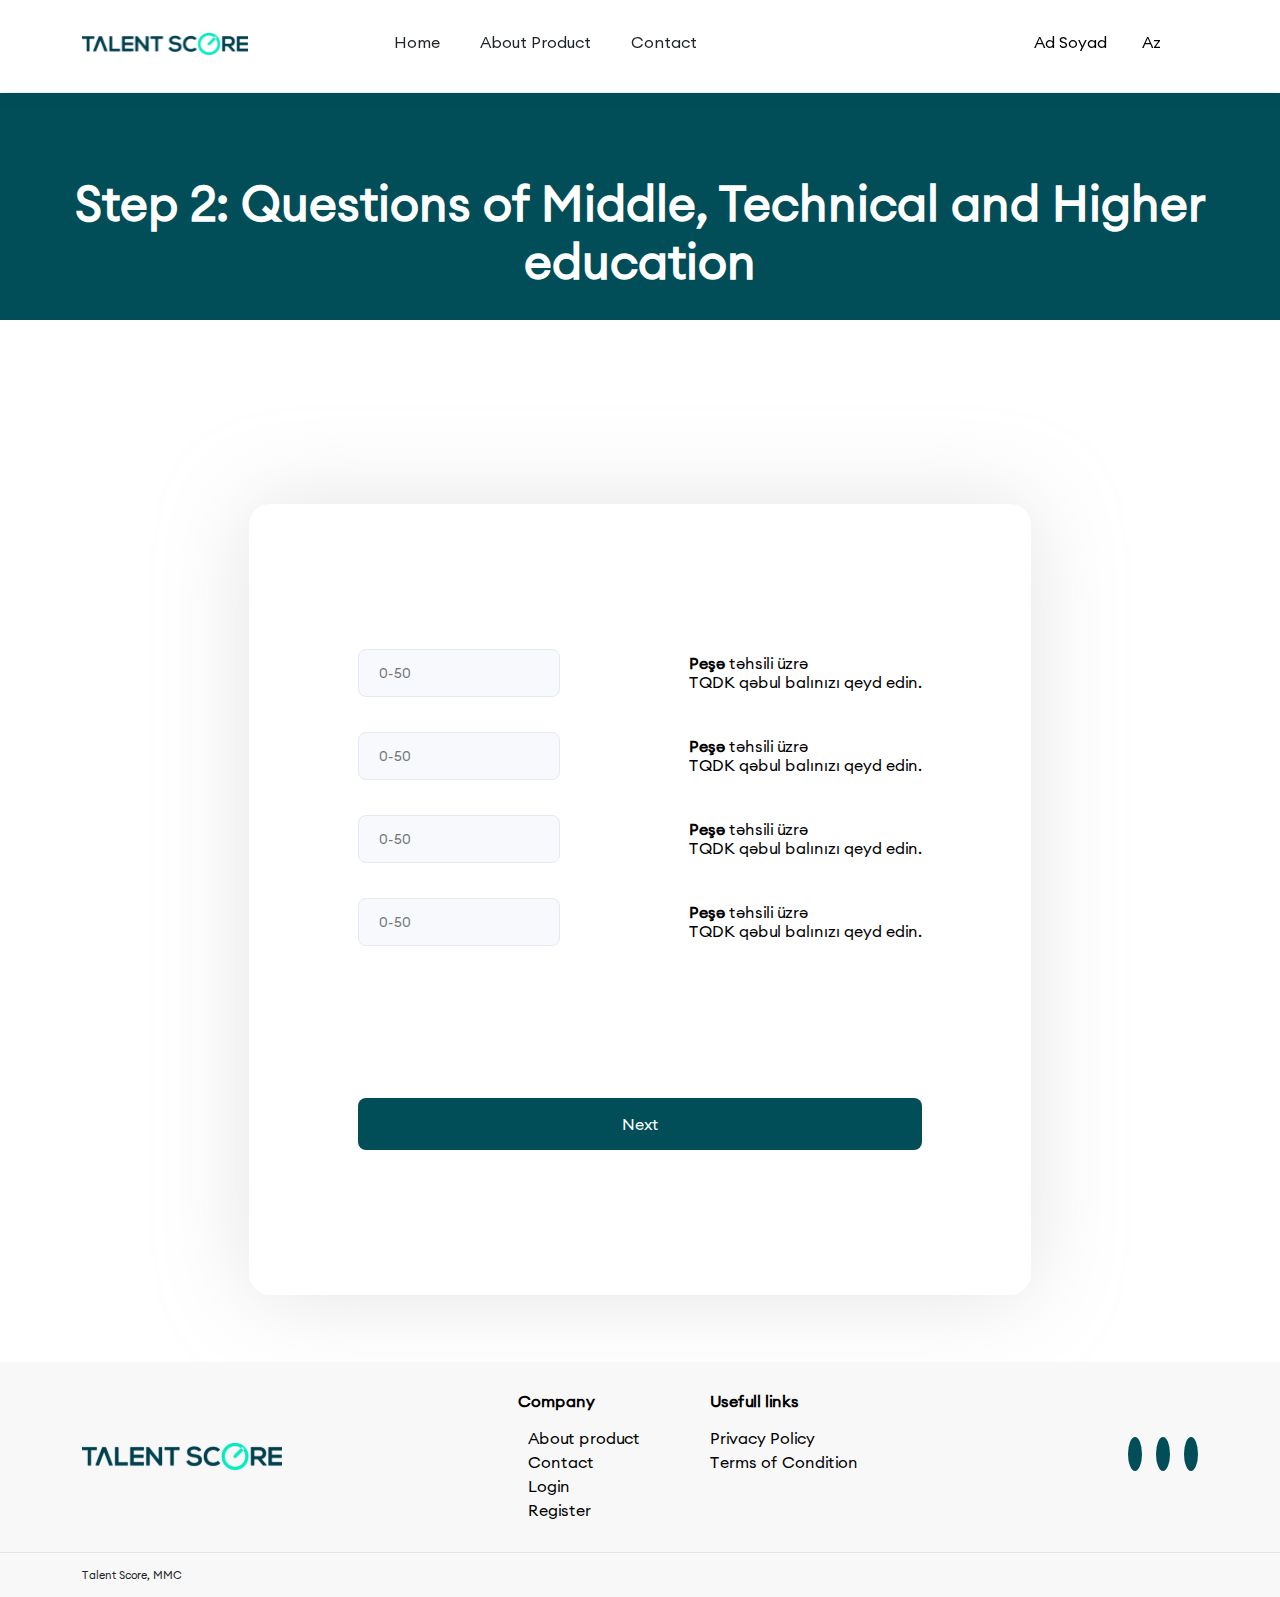
<file: step-two.html>
<!DOCTYPE html>
<html lang="en">
    <head>
        <meta charset="UTF-8">
        <meta http-equiv="X-UA-Compatible" content="IE=edge">
        <meta name="viewport" content="width=device-width, initial-scale=1.0">
        <meta name="author" content="BrandyBox">
        <meta name="description" content="Talent- Score">
        <meta name="keywords" content="Talent - TalentScore">
        <meta name="robots" content="INDEX,FOLLOW">
        <!-- Favicon -->
        <!-- Bootstrap link -->
        <link rel="stylesheet" href="lib/bootstrap-5.2.0-beta1-dist/css/bootstrap.min.css">
        <!-- Fontawsome link -->
        <link
            rel="stylesheet"
            href="https://cdnjs.cloudflare.com/ajax/libs/font-awesome/6.1.0/css/all.min.css"
            integrity="sha512-10/jx2EXwxxWqCLX/hHth/vu2KY3jCF70dCQB8TSgNjbCVAC/8vai53GfMDrO2Emgwccf2pJqxct9ehpzG+MTw=="
            crossorigin="anonymous"
            referrerpolicy="no-referrer"
        >
        <link rel="stylesheet" href="css/main.min.css">
        <title>Talent Score</title>
    </head>
    <body class="body">
        <div class="overlay_leftsidebar"></div>
        <!-------------------------------------------- Header-section ---------------------------------------------->
        <header class="header" id="header">
            <div class="navbar-desktop">
                <div class="container">
                    <div class="row">
                        <div class="col-lg-2 col-md-2">
                            <div class="logo">
                                <a href="index.html">
                                    <img src="assets/images/logo 1.svg" alt="">
                                </a>
                            </div>
                        </div>
                        <div class="col-lg-6 col-md-5 ">
                            <ul class="nav-list">
                                <li class="list">
                                    <a class="nav-link" href="index.html">Home</a>
                                </li>
                                <li class="list">
                                    <a class="nav-link" href="about.html">About Product</a>
                                </li>
                                <li class="list">
                                    <a class="nav-link" href="contact.html">Contact</a>
                                </li>
                            </ul>
                        </div>
                        <div class="col-lg-4 col-md-5">
                            <div class="nav-right cabinet-btns">
                                <div class="nav-btns">
                                    <ul class="right-lists">
                                        <li class="lang-list">
                                            <div class="dropdown">
                                                <a
                                                    class="btn btn-secondary dropdown-toggle btn-cabinet"
                                                    href="#"
                                                    role="button"
                                                    id="dropdownMenuLink"
                                                    data-bs-toggle="dropdown"
                                                    aria-expanded="false"
                                                >
                                                    <span>Ad Soyad</span>
                                                    <i class="fa-solid fa-chevron-down chevron-cabinet"></i>
                                                </a>
                                                <ul class="dropdown-menu" aria-labelledby="dropdownMenuLink">
                                                   
                                                    <li>
                                                        <a class="dropdown-item" href="index.html">Logout</a>
                                                    </li>
                                                </ul>
                                            </div>
                                        </li>
                                    </ul>
                                </div>
                                <ul class="right-lists">
                                    <li class="lang-list">
                                        <div class="dropdown">
                                            <a
                                                class="btn btn-secondary dropdown-toggle btn-lang"
                                                href="#"
                                                role="button"
                                                id="dropdownMenuLink"
                                                data-bs-toggle="dropdown"
                                                aria-expanded="false"
                                            >
                                                <span>Az</span>
                                                <i class="fa-solid fa-chevron-down chevron-language"></i>
                                            </a>
                                            <ul class="dropdown-menu" aria-labelledby="dropdownMenuLink">
                                                <li>
                                                    <a class="dropdown-item" href="#">En</a>
                                                </li>
                                                <li>
                                                    <a class="dropdown-item" href="#">Ru</a>
                                                </li>
                                            </ul>
                                        </div>
                                    </li>
                                </ul>
                            </div>
                        </div>
                    </div>
                </div>
            </div>
            <!---------------------------------------------- Mobile nav menu  ------------------------------------->
            <div class="navbar-mobile ">
                <div class="container">
                    <div class="mobile-nav-wrapper">
                        <div class="menu-bar">
                            <i class="fa-solid fa-bars"></i>
                        </div>
                        <div class="logo">
                            <a href="index.html">
                                <img src="assets/images/logo 1.svg" alt="">
                            </a>
                        </div>
                        <ul class="right-lists">
                            <li class="lang-list">
                                <div class="dropdown">
                                    <a
                                        class="btn btn-secondary dropdown-toggle btn-lang"
                                        href="#"
                                        role="button"
                                        id="dropdownMenuLink"
                                        data-bs-toggle="dropdown"
                                        aria-expanded="false"
                                    >
                                        <span>Az</span>
                                        <i class="fa-solid fa-chevron-down chevron-language"></i>
                                    </a>
                                    <ul class="dropdown-menu" aria-labelledby="dropdownMenuLink">
                                        <li>
                                            <a class="dropdown-item" href="#">En</a>
                                        </li>
                                        <li>
                                            <a class="dropdown-item" href="#">Ru</a>
                                        </li>
                                    </ul>
                                </div>
                            </li>
                        </ul>
                    </div>
                    <div class="navlist-mobile">
                        <ul class="nav-list">
                            <li class="list">
                                <a class="nav-link" href="index.html">Home</a>
                            </li>
                            <li class="list">
                                <a class="nav-link" href="about.html">About Product</a>
                            </li>
                            <li class="list">
                                <a class="nav-link" href="contact.html">Contact</a>
                            </li>
                        </ul>
                        <div class="nav-btns">
                            <ul class="right-lists">
                                <li class="lang-list">
                                    <div class="dropdown">
                                        <a
                                            class="btn btn-secondary dropdown-toggle btn-cabinet"
                                            href="#"
                                            role="button"
                                            id="dropdownMenuLink"
                                            data-bs-toggle="dropdown"
                                            aria-expanded="false"
                                        >
                                            <span>Ad Soyad</span>
                                            <i class="fa-solid fa-chevron-down chevron-cabinet"></i>
                                        </a>
                                        <ul class="dropdown-menu" aria-labelledby="dropdownMenuLink">
                                            
                                            <li>
                                                <a class="dropdown-item" href="index.html">Logout</a>
                                            </li>
                                        </ul>
                                    </div>
                                </li>
                            </ul>
                        </div>
                    </div>
                </div>
            </div>
        </header>
        <main>
            <!------------------------------------ Start Step-two section --------------------------------------->
            <section class="steps step-two">
                <div class="heading-steps">
                    <h1 class="title">Step 2: Questions of Middle, Technical and Higher education</h1>
                </div>
                <div class="container">
                    <div class="form-wrapper">
                        <div class="steps-form-wrapper">
                            <form action="">
                                <div class="input-description-wrapper">
                                    <input type="number" class="input" placeholder="0-50">
                                    <div class="description">
                                        <h2>
                                            <span>Peşə</span>
                                            təhsili üzrə
                                            <br>
                                            TQDK qəbul balınızı qeyd edin.
                                        </h2>
                                    </div>
                                </div>
                                <div class="input-description-wrapper">
                                    <input type="number" class="input" placeholder="0-50">
                                    <div class="description">
                                        <h2>
                                            <span>Peşə</span>
                                            təhsili üzrə
                                            <br>
                                            TQDK qəbul balınızı qeyd edin.
                                        </h2>
                                    </div>
                                </div>
                                <div class="input-description-wrapper">
                                    <input type="number" class="input" placeholder="0-50">
                                    <div class="description">
                                        <h2>
                                            <span>Peşə</span>
                                            təhsili üzrə
                                            <br>
                                            TQDK qəbul balınızı qeyd edin.
                                        </h2>
                                    </div>
                                </div>
                                <div class="input-description-wrapper">
                                    <input type="number" class="input" placeholder="0-50">
                                    <div class="description">
                                        <h2>
                                            <span>Peşə</span>
                                            təhsili üzrə
                                            <br>
                                            TQDK qəbul balınızı qeyd edin.
                                        </h2>
                                    </div>
                                </div>
                                <button class="steps-btn btn--secondary">Next</button>
                            </form>
                        </div>
                    </div>
                </div>
            </section>
            <!------------------------------------ End Step-two section --------------------------------------->

        </main>
            <!------------------------------------ Start Footer section --------------------------------------->
        <footer class="mt-170">
            <div class="footer-top">
                <div class="container">
                    <div class="row">
                        <div class="col-lg-3 col-md-3  col-12">
                            <div class="logo">
                                <a href="index.html">
                                    <img src="assets/images/logo 1.svg" alt="">
                                </a>
                            </div>
                        </div>
                        <div class="col-lg-7 col-md-7  col-12">
                            <div class="links-wrapper">
                                <div class="links">
                                    <h2 class="title">Company</h2>
                                    <ul class="lists">
                                        <li class="list">
                                            <i class="fa-solid fa-angle-right"></i>
                                            <a class="link" href="about.html">About product</a>
                                        </li>
                                        <li class="list">
                                            <i class="fa-solid fa-angle-right"></i>
                                            <a class="link" href="contact.html">Contact</a>
                                        </li>
                                        <li class="list">
                                            <i class="fa-solid fa-angle-right"></i>
                                            <a class="link" href="login.html">Login</a>
                                        </li>
                                        <li class="list">
                                            <i class="fa-solid fa-angle-right"></i>
                                            <a class="link" href="register.html">Register</a>
                                        </li>
                                    </ul>
                                </div>
                                <div class="links">
                                    <h2 class="title">Usefull links</h2>
                                    <ul class="lists">
                                        <li class="list">
                                            <a class="link" href="#">Privacy Policy</a>
                                        </li>
                                        <li class="list">
                                            <a class="link" href="#">Terms of Condition</a>
                                        </li>
                                    </ul>
                                </div>
                            </div>
                        </div>
                        <div class="col-lg-2 col-md-2  col-12">
                            <ul class="social-icons">
                                <li class="social-list">
                                    <a class="social-link" href="">
                                        <i class="fa-brands fa-facebook-f"></i>
                                    </a>
                                </li>
                                <li class="social-list">
                                    <a class="social-link" href="">
                                        <i class="fa-brands fa-instagram"></i>
                                    </a>
                                </li>
                                <li class="social-list">
                                    <a class="social-link" href="">
                                        <i class="fa-brands fa-linkedin-in"></i>
                                    </a>
                                </li>
                            </ul>
                        </div>
                    </div>
                </div>
            </div>
            <div class="footer-bottom">
                <div class="container">
                    <p>Talent Score, MMC</p>
                </div>
            </div>
        </footer>
            <!------------------------------------ End Footer section --------------------------------------->

        <!-- <div class="container">
            <div class="scrollto-top" id="scroll-up">
                <i class="fa-solid fa-angle-up"></i>
            </div>
        </div> -->
        <script src="lib/jquery/jquery-3.6.0.min.js"></script>
        <script src="lib/bootstrap-5.2.0-beta1-dist/js/bootstrap.bundle.min.js"></script>
        <script src="js/script.js"></script>
    </body>
</html>
</file>
<file: css/main.min.css>
@font-face{font-family:"Euclid circular";font-style:normal;font-weight:normal;src:url("../assets/fonts/euclid-circular-a-cufonfonts/Euclid Circular A Regular.ttf") format("truetype")}*{margin:0;padding:0;-webkit-box-sizing:border-box;box-sizing:border-box}html{font-size:100%;scroll-behavior:smooth}body{background-color:#fff;font-family:"Euclid circular";font-size:16px;font-weight:400;line-height:1.5em;overflow-x:hidden}@media only screen and (max-width: 991px){body{font-size:14px}}a{display:inline-block}ul{list-style-type:none;padding:0;margin:0}blockquote{margin:0 0 1.3em}p:last-child{margin-bottom:0px}@media only screen and (max-width: 1199px){p{line-height:1.7em}}img{max-width:100%;height:auto}button:focus,input:focus,textarea:focus{outline:none}button{border:none;cursor:pointer}input,select,textarea{background:#f7f9fc;height:48px;border:1px solid #e4e9f2;border-radius:8px;padding-left:20px;font-size:14px}span{display:inline-block}a,a:focus,a:hover{text-decoration:none;color:inherit}a{color:#000}.pt-10{padding-top:10px}.pt-20{padding-top:20px}.pt-30{padding-top:30px}.pt-40{padding-top:40px}.pt-50{padding-top:50px}.pt-60{padding-top:60px}.pt-80{padding-top:80px}.pt-100{padding-top:100px}@media only screen and (max-width: 991px){.pt-100{padding-top:80px}}.pt-114{padding-top:114px}@media only screen and (max-width: 991px){.pt-114{padding-top:80px}}.pt-120{padding-top:120px}@media only screen and (max-width: 991px){.pt-120{padding-top:80px}}.pt-150{padding-top:150px}@media only screen and (max-width: 991px){.pt-150{padding-top:145px}}.pt-200{padding-top:200px}@media only screen and (max-width: 991px){.pt-200{padding-top:150px}}.pb-10{padding-bottom:10px}.pb-20{padding-bottom:20px}.pb-30{padding-bottom:30px}.pb-40{padding-bottom:40px}.pb-50{padding-bottom:50px}.pb-60{padding-bottom:60px}.pb-80{padding-bottom:80px}.pb-100{padding-bottom:100px}@media only screen and (max-width: 991px){.pb-100{padding-bottom:80px}}.pb-120{padding-bottom:120px}@media only screen and (max-width: 991px){.pb-120{padding-bottom:80px}}.pb-130{padding-bottom:130px}@media only screen and (max-width: 991px){.pb-130{padding-bottom:80px}}.pb-150{padding-bottom:150px}@media only screen and (max-width: 991px){.pb-150{padding-bottom:100px}}.ptb-10{padding:10px 0}.ptb-20{padding:20px 0}.ptb-30{padding:30px 0}.ptb-40{padding:40px 0}.ptb-50{padding:50px 0}.ptb-60{padding:60px 0}.ptb-80{padding:80px 0}.ptb-100{padding:100px 0}@media only screen and (max-width: 991px){.ptb-100{padding:80px 0}}.ptb-120{padding:120px 0}@media only screen and (max-width: 991px){.ptb-120{padding:80px 0}}.ptb-130{padding:120px 0 130px 0}@media only screen and (max-width: 991px){.ptb-130{padding:80px 0 80px 0}}.ptb-150{padding:150px 0}@media only screen and (max-width: 991px){.ptb-150{padding:100px 0}}.mt-10{margin-top:10px}.mt-20{margin-top:20px}.mt-30{margin-top:30px}.mt-40{margin-top:40px}.mt-50{margin-top:50px}.mt-60{margin-top:60px}.mt-67{margin-top:67px}.mt-80{margin-top:80px}.mt-100{margin-top:100px}.mt-120{margin-top:120px}.mt-150{margin-top:150px}.mt-170{margin-top:170px}.mt-180{margin-top:180px}.mb-10{margin-bottom:10px}.mb-20{margin-bottom:20px}.mb-30{margin-bottom:30px}.mb-40{margin-bottom:40px}.mb-50{margin-bottom:50px}.mb-60{margin-bottom:60px}.mb-80{margin-bottom:80px}@media only screen and (max-width: 575px){.mb-80{margin-bottom:40px}}.mb-100{margin-bottom:100px}.mb-120{margin-bottom:120px}.mb-150{margin-bottom:150px}.mt-10-none{margin-top:-10px}.mt-20-none{margin-top:-20px}.mt-30-none{margin-top:-30px}.mt-40-none{margin-top:-40px}.mt-50-none{margin-top:-50px}.mt-60-none{margin-top:-60px}.mt-80-none{margin-top:-80px}.mt-100-none{margin-top:-100px}.mt-120-none{margin-top:-120px}.mt-150-none{margin-top:-150px}.mb-10-none{margin-bottom:-10px}.mb-20-none{margin-bottom:-20px}.mb-25-none{margin-bottom:-25px}.mb-30-none{margin-bottom:-30px}.mb-40-none{margin-bottom:-40px}.mb-50-none{margin-bottom:-50px}.mb-60-none{margin-bottom:-60px}.mb-65-none{margin-bottom:-65px}.mb-80-none{margin-bottom:-80px}@media only screen and (max-width: 575px){.mb-80-none{margin-bottom:-40px}}.mb-100-none{margin-bottom:-100px}.mb-120-none{margin-bottom:-120px}.mb-150-none{margin-bottom:-150px}.bg--primary{background-color:#7367f0 !important}.bg--success{background-color:#28c76f}.bg--danger{background-color:#ea5455}.bg--warning{background-color:#ff9f43}.bg--info{background-color:#1e9ff2}.bg--dark{background-color:#10163a}.text--primary{color:#7367f0}.text--success{color:#28c76f}.text--danger{color:#ea5455}.text--warning{color:#ff9f43}.text--info{color:#1e9ff2}.text--dark{color:#10163a}.border--primary{border:#7367f0}.border--success{border:1px solid #28c76f}.border--danger{border:1px solid #ea5455}.border--warning{border:1px solid #ff9f43}.border--info{border:1px solid #1e9ff2}.border--dark{border:1px solid #10163a}.border--capsule{border-radius:100px}.box-shadow{-webkit-box-shadow:0 2px 8px 0 rgba(0,0,0,.08);box-shadow:0 2px 8px 0 rgba(0,0,0,.08)}.dark{background-color:#19232d}.custom-container{max-width:1160px}h1,h2,h3,h4,h5,h6{color:#000;font-weight:600;-webkit-font-smoothing:antialiased;font-family:"Euclid circular";margin-bottom:0}h1{font-size:59px}@media only screen and (max-width: 991px){h1{font-size:40px}}@media only screen and (max-width: 575px){h1{font-size:30px}}h2{font-size:16px}@media only screen and (max-width: 991px){h2{font-size:14px}}@media only screen and (max-width: 575px){h2{font-size:15px}}h3{font-size:20px}@media only screen and (max-width: 991px){h3{font-size:15px}}h4{font-size:12px}h5{font-size:18px}h6{font-size:16px}h1 a,h2 a,h3 a,h4 a,h5 a{color:inherit;text-decoration:none}h1 a:hover,h2 a:hover,h3 a:hover,h4 a:hover{color:inherit;text-decoration:none}.btn--primary{color:#fff;background-color:#014d58;width:131px;padding:7px 0;text-align:center;border-radius:8px}.btn--primary:hover{color:#fff}.btn--secondary{background-color:#014d58;color:#fff;border-radius:8px;padding:14px}.btn--success{background-color:#28c76f}.btn--danger{background-color:#ea5455}.btn--warning{background-color:#ff9f43}.btn--info{background-color:#1e9ff2}.btn--dark{background-color:#10163a}.border--primary{border:1px solid #7367f0}.border--secondary{border:1px solid #868e96}.border--success{border:1px solid #28c76f}.border--danger{border:1px solid #ea5455}.border--warning{border:1px solid #ff9f43}.border--info{border:1px solid #1e9ff2}.border--dark{border:1px solid #10163a}input[type=text]:focus,input[type=email]:focus,input[type=password]:focus{outline:none}input:focus,select:focus,textarea:focus{outline:none}option:checked{color:#fff !important;background-color:#014d58}.body-overflow{overflow-y:hidden}.overlay_leftsidebar{position:absolute;top:92px;left:0;width:0;height:100%;background:rgba(0,0,0,.48);opacity:.9;z-index:99}@media screen and (min-width: 767px){.overlay_leftsidebar{display:none}}.overlay-expand{width:100%}.header{background:#fff;height:92px;padding-top:30px;-webkit-box-align:center;-ms-flex-align:center;align-items:center;-webkit-box-shadow:0px 4px 15px -3px rgba(1,77,88,.2);box-shadow:0px 4px 15px -3px rgba(1,77,88,.2);position:fixed;width:100%;z-index:100}.header .navbar-desktop{display:-webkit-box;display:-ms-flexbox;display:flex;-webkit-box-align:center;-ms-flex-align:center;align-items:center}@media(max-width: 767px){.header .navbar-desktop{display:none}}@media(max-width: 767px){.header .navbar-desktop .logo{text-align:center;-webkit-box-align:center;-ms-flex-align:center;align-items:center}}@media(max-width: 767px){.header .navbar-desktop .logo img{max-width:110px}}.header .navbar-desktop .nav-list{display:-webkit-box;display:-ms-flexbox;display:flex;gap:40px;-webkit-box-pack:center;-ms-flex-pack:center;justify-content:center}@media(max-width: 767px){.header .navbar-desktop .nav-list{display:none}}@media(max-width: 991px){.header .navbar-desktop .nav-list{gap:20px}}.header .navbar-desktop .nav-right{display:-webkit-box;display:-ms-flexbox;display:flex;-webkit-box-pack:end;-ms-flex-pack:end;justify-content:end;-webkit-box-align:center;-ms-flex-align:center;align-items:center;gap:12px;margin-top:-6px}.header .navbar-desktop .nav-right .nav-btns{display:-webkit-box;display:-ms-flexbox;display:flex;gap:12px;-webkit-box-align:center;-ms-flex-align:center;align-items:center}@media(max-width: 767px){.header .navbar-desktop .nav-right .nav-btns{display:none}}@media(max-width: 767px){.header .navbar-desktop .nav-right .nav-btns .sign-in{font-size:14px}}@media(max-width: 767px){.header .navbar-desktop .nav-right .nav-btns .sign-up{font-size:14px;width:100px}}.header .navbar-desktop .nav-right .right-lists .lang-list .dropdown{width:68px !important}.header .navbar-desktop .nav-right .right-lists .lang-list .dropdown .btn-secondary{background:#fff !important;color:#000;border:none}.header .navbar-desktop .nav-right .right-lists .lang-list .dropdown .btn-secondary:focus{outline:none !important;border:none !important;-webkit-box-shadow:none !important;box-shadow:none !important}.header .navbar-desktop .nav-right .right-lists .lang-list .dropdown .btn-secondary::after{display:none}.header .navbar-desktop .nav-right .right-lists .lang-list .dropdown .rotated{-webkit-transform:rotate(180deg);transform:rotate(180deg)}.header .navbar-desktop .nav-right .right-lists .lang-list .dropdown .dropdown-menu{min-width:68px !important;border:none !important;padding:15px !important}@media screen and (max-width: 767px){.header .navbar-desktop .nav-right .right-lists .lang-list .dropdown .dropdown-menu{color:#fff !important}}.header .navbar-desktop .nav-right .right-lists .lang-list .dropdown .dropdown-menu li .dropdown-item{padding:0 !important;margin-bottom:10px}.header .navbar-desktop .cabinet-btns{gap:40px}.header .navbar-mobile{position:relative;z-index:100}@media(min-width: 767px){.header .navbar-mobile{display:none}}.header .navbar-mobile .mobile-nav-wrapper{display:-webkit-box;display:-ms-flexbox;display:flex;-webkit-box-pack:justify;-ms-flex-pack:justify;justify-content:space-between;-webkit-box-align:center;-ms-flex-align:center;align-items:center}.header .navbar-mobile .mobile-nav-wrapper .menu-bar{padding-right:15px;cursor:pointer}.header .navbar-mobile .mobile-nav-wrapper .logo img{max-width:130px}.header .navbar-mobile .mobile-nav-wrapper .right-lists .lang-list .dropdown{width:68px !important}.header .navbar-mobile .mobile-nav-wrapper .right-lists .lang-list .dropdown .btn-secondary{background:#fff !important;color:#000;border:none}.header .navbar-mobile .mobile-nav-wrapper .right-lists .lang-list .dropdown .btn-secondary:focus{outline:none !important;border:none !important;-webkit-box-shadow:none !important;box-shadow:none !important}.header .navbar-mobile .mobile-nav-wrapper .right-lists .lang-list .dropdown .btn-secondary::after{display:none}.header .navbar-mobile .mobile-nav-wrapper .right-lists .lang-list .dropdown .rotated{-webkit-transform:rotate(180deg);transform:rotate(180deg)}.header .navbar-mobile .mobile-nav-wrapper .right-lists .lang-list .dropdown .dropdown-menu{min-width:68px !important;border:none !important;padding:15px !important}@media screen and (max-width: 767px){.header .navbar-mobile .mobile-nav-wrapper .right-lists .lang-list .dropdown .dropdown-menu{color:#fff !important}}.header .navbar-mobile .mobile-nav-wrapper .right-lists .lang-list .dropdown .dropdown-menu li .dropdown-item{padding:0 !important;margin-bottom:10px}.header .navbar-mobile .navlist-mobile{background:#f8f8f8;position:absolute;top:60px;z-index:999;width:85%;height:100vh !important;padding:30px;left:-100%;-webkit-transition:all .3s ease-in-out !important;transition:all .3s ease-in-out !important}.header .navbar-mobile .navlist-mobile .nav-list{display:-webkit-box;display:-ms-flexbox;display:flex;-webkit-box-orient:vertical;-webkit-box-direction:normal;-ms-flex-direction:column;flex-direction:column;gap:20px;margin-bottom:30px}.header .navbar-mobile .navlist-mobile .nav-btns{display:-webkit-box;display:-ms-flexbox;display:flex;gap:20px;-webkit-box-align:center;-ms-flex-align:center;align-items:center}.header .navbar-mobile .navlist-mobile .nav-btns .right-lists .lang-list .dropdown{width:68px !important}.header .navbar-mobile .navlist-mobile .nav-btns .right-lists .lang-list .dropdown .btn-secondary{background:#fff !important;color:#000;border:none}.header .navbar-mobile .navlist-mobile .nav-btns .right-lists .lang-list .dropdown .btn-secondary:focus{outline:none !important;border:none !important;-webkit-box-shadow:none !important;box-shadow:none !important}.header .navbar-mobile .navlist-mobile .nav-btns .right-lists .lang-list .dropdown .btn-secondary::after{display:none}.header .navbar-mobile .navlist-mobile .nav-btns .right-lists .lang-list .dropdown .rotated{-webkit-transform:rotate(180deg);transform:rotate(180deg)}.header .navbar-mobile .navlist-mobile .nav-btns .right-lists .lang-list .dropdown .dropdown-menu{min-width:68px !important;border:none !important;padding:15px !important}@media screen and (max-width: 767px){.header .navbar-mobile .navlist-mobile .nav-btns .right-lists .lang-list .dropdown .dropdown-menu{color:#fff !important}}.header .navbar-mobile .navlist-mobile .nav-btns .right-lists .lang-list .dropdown .dropdown-menu li .dropdown-item{padding:0 !important;margin-bottom:10px}.header .navbar-mobile .expand{-webkit-transition:all .5s ease-in-out !important;transition:all .5s ease-in-out !important;left:0}footer{background:#f8f8f8;height:220px}@media(max-width: 1400px){footer{margin-top:67px !important}}@media(max-width: 767px){footer{margin-top:67px !important}}@media(max-width: 991px){footer{margin-top:67px !important}}footer .footer-top{padding:30px 0}footer .footer-top .logo{padding-top:50px}@media(max-width: 767px){footer .footer-top .logo{display:none}}footer .footer-top .links-wrapper{display:-webkit-box;display:-ms-flexbox;display:flex;-webkit-box-pack:center;-ms-flex-pack:center;justify-content:center;gap:70px}@media(max-width: 767px){footer .footer-top .links-wrapper{gap:10px;-webkit-box-pack:center;-ms-flex-pack:center;justify-content:center;text-align:center;-webkit-box-orient:vertical;-webkit-box-direction:normal;-ms-flex-direction:column;flex-direction:column;-webkit-box-align:center;-ms-flex-align:center;align-items:center}}footer .footer-top .links-wrapper .links .title{margin-bottom:15px}@media(max-width: 767px){footer .footer-top .links-wrapper .links .title{display:none}}@media(max-width: 767px){footer .footer-top .links-wrapper .links .lists{display:-webkit-box;display:-ms-flexbox;display:flex;gap:10px}}footer .footer-top .links-wrapper .links .lists .list .fa-angle-right{margin-right:10px}@media(max-width: 767px){footer .footer-top .links-wrapper .links .lists .list .fa-angle-right{display:none}}footer .footer-top .social-icons{display:-webkit-box;display:-ms-flexbox;display:flex;gap:14px;-webkit-box-pack:end;-ms-flex-pack:end;justify-content:end;padding-top:50px}@media(max-width: 767px){footer .footer-top .social-icons{-webkit-box-pack:center;-ms-flex-pack:center;justify-content:center}}footer .footer-top .social-icons .social-list .social-link i{background:#014d58;color:#fff;font-size:16px;padding:7px;border-radius:50%;width:30px;height:30px;text-align:center;-webkit-box-align:center;-ms-flex-align:center;align-items:center}footer .footer-bottom{border-top:1px solid #e4e4e4;padding:10px 0;background-color:#f8f8f8}@media(max-width: 767px){footer .footer-bottom{text-align:center}}footer .footer-bottom p{font-size:11px}@media(max-width: 767px){.banner .banner-left{margin-bottom:30px}}.banner .banner-left .banner-title{font-size:59px;font-weight:bolder;color:#014d58;text-transform:uppercase}@media(min-width: 1200px)and (max-width: 1399px){.banner .banner-left .banner-title{font-size:35px}}@media(min-width: 1025px)and (max-width: 1199px){.banner .banner-left .banner-title{font-size:35px}}@media(min-width: 992px)and (max-width: 1024px){.banner .banner-left .banner-title{font-size:35px}}@media(min-width: 768px)and (max-width: 991px){.banner .banner-left .banner-title{font-size:30px}}@media(max-width: 767px){.banner .banner-left .banner-title{font-size:25px}}.banner .banner-left .banner-sub-title{color:#00ebc2;font-weight:400;text-transform:uppercase}@media(min-width: 1200px)and (max-width: 1399px){.banner .banner-left .banner-sub-title{font-size:35px}}@media(min-width: 1025px)and (max-width: 1199px){.banner .banner-left .banner-sub-title{font-size:35px}}@media(min-width: 992px)and (max-width: 1024px){.banner .banner-left .banner-sub-title{font-size:35px}}@media(min-width: 768px)and (max-width: 991px){.banner .banner-left .banner-sub-title{font-size:30px}}@media(max-width: 767px){.banner .banner-left .banner-sub-title{font-size:25px}}.banner .banner-left .content .banner-text{font-size:25px;font-weight:400;line-height:24px;margin-top:31px}@media(max-width: 575px){.banner .banner-left .content .banner-text{font-size:14px}}@media(max-width: 991px){.banner .banner-left .content .banner-text{font-size:18px}}.banner .banner-left .banner-btn{margin-top:50px}@media(max-width: 991px){.banner .banner-left .banner-btn{margin-top:25px}}.banner .banner-right{display:-webkit-box;display:-ms-flexbox;display:flex;-webkit-box-pack:end;-ms-flex-pack:end;justify-content:end}@media(max-width: 575px){.banner .banner-right{display:none}}@media(max-width: 767px){.banner .banner-right{-webkit-box-pack:center;-ms-flex-pack:center;justify-content:center}}.banner .banner-right img{-o-object-fit:cover;object-fit:cover}@media(max-width: 767px){.banner .banner-right img{width:300px}}@media(max-width: 767px){.login .login-left{display:none}}.login .form-wrapper .login-title{margin-top:30px;text-align:center;font-size:24px;margin-bottom:20px}.login .form-wrapper .login-form .email-input-wrapper{margin-bottom:32px}.login .form-wrapper .login-form .email-input-wrapper .input{width:100%}.login .form-wrapper .login-form .password-input-wrapper .passinput-wrapper{position:relative}.login .form-wrapper .login-form .password-input-wrapper .passinput-wrapper .input{width:100%}.login .form-wrapper .login-form .password-input-wrapper .passinput-wrapper .eye{position:absolute;top:11px;bottom:0;right:20px;cursor:pointer}.login .form-wrapper .login-form .save-gorget-wrapper{display:-webkit-box;display:-ms-flexbox;display:flex;-webkit-box-pack:justify;-ms-flex-pack:justify;justify-content:space-between;-webkit-box-align:center;-ms-flex-align:center;align-items:center;margin-top:20px}.login .form-wrapper .login-form .save-gorget-wrapper .input-save-wrapper{display:-webkit-box;display:-ms-flexbox;display:flex;-webkit-box-align:center;-ms-flex-align:center;align-items:center;gap:8px}.login .form-wrapper .login-form .save-gorget-wrapper .forge-question{color:#0095ff}.login .form-wrapper .login-form .login-btn{width:100%}.register .form-wrapper .register-form .password-input-wrapper .input{width:100%}.register .form-wrapper .register-form .repeat-password{margin-top:32px}.register .form-wrapper .register-form .register-notification{margin-top:25px;margin-bottom:14px;font-size:14px;padding:0 10px;display:-webkit-box;display:-ms-flexbox;display:flex;gap:15px;-webkit-box-align:center;-ms-flex-align:center;align-items:center}.register .form-wrapper .register-form .register-notification p a{color:#0095ff}.contact .contact-title{text-align:center;font-size:24px;margin-bottom:27px}.contact .contact-form-wrapper{margin:0 auto;width:70%}@media(max-width: 575px){.contact .contact-form-wrapper{width:100%}}.contact .contact-form-wrapper .input{width:100%;margin-bottom:10px}.contact .contact-form-wrapper .textarea{width:100%;height:130px}.contact .contact-form-wrapper .contact-btn{width:100%;margin-top:23px}.forget-password .form-wrapper .forget-title{margin-bottom:90px}.reset-password .form-wrapper .reset-form .email-input-wrapper{margin-bottom:10px}.reset-password .form-wrapper .reset-form .email-input-wrapper .input{width:100%}.reset-password .form-wrapper .reset-form .password-input-wrapper .input{width:100%}.reset-password .form-wrapper .reset-form .reset-input-wrapper{margin-bottom:10px}.reset-password .form-wrapper .reset-form .reset-btn{width:100%;margin-top:37px}.about .banner-right img{width:400px}@media(max-width: 767px){.about .banner-right img{width:300px}}.steps{padding-top:93px}.steps .heading-steps{text-align:center;background:#014d58;height:227px;padding-top:82px}@media(max-width: 767px){.steps .heading-steps{height:108px;padding-top:42px}}.steps .heading-steps .title{font-size:48px;color:#fff}@media(max-width: 767px){.steps .heading-steps .title{font-size:16px}}.steps .form-wrapper{background:#fff;-webkit-box-shadow:0px 0px 90px rgba(183,183,183,.38);box-shadow:0px 0px 90px rgba(183,183,183,.38);border-radius:21px;padding:145px 109px;width:70%;margin:0 auto;margin-top:184px}@media(max-width: 767px){.steps .form-wrapper{width:100%;padding:27px 27px 94px 27px;margin-top:126px}}@media(min-width: 768px)and (max-width: 991px){.steps .form-wrapper{width:70%;padding:27px 27px 94px 27px}}.steps .form-wrapper .steps-form-wrapper label:not(:first-child){margin-top:17px}.steps .form-wrapper .steps-form-wrapper .input{width:100%}.steps .form-wrapper .steps-form-wrapper .steps-input{width:100%;padding-right:20px !important}.steps .form-wrapper .steps-form-wrapper .steps-btn{width:100%;margin-top:49px}@media(max-width: 767px){.steps .form-wrapper .steps-form-wrapper .steps-btn{margin-top:31px}}@media(max-width: 575px){.step-two .form-wrapper{padding:27px 0 94px 0}}@media(min-width: 992px)and (max-width: 1024px){.step-two .form-wrapper{padding:27px 27px 94px 27px}}@media(min-width: 1025px)and (max-width: 1199px){.step-two .form-wrapper{padding:27px 27px 94px 27px}}.step-two .form-wrapper .steps-form-wrapper .input-description-wrapper{display:-webkit-box;display:-ms-flexbox;display:flex;-webkit-box-pack:justify;-ms-flex-pack:justify;justify-content:space-between;-webkit-box-align:center;-ms-flex-align:center;align-items:center;margin-bottom:35px}.step-two .form-wrapper .steps-form-wrapper .input-description-wrapper .input{width:202px}@media(max-width: 575px){.step-two .form-wrapper .steps-form-wrapper .input-description-wrapper .input{width:100px}}.step-two .form-wrapper .steps-form-wrapper .input-description-wrapper .description h2{font-weight:400}.step-two .form-wrapper .steps-form-wrapper .input-description-wrapper .description h2 span{font-weight:bold}.step-two .form-wrapper .steps-form-wrapper .steps-btn{margin-top:117px}@media(max-width: 767px){.step-two .form-wrapper .steps-form-wrapper .steps-btn{margin-top:57px}}.step-four .form-wrapper .text-area{text-align:center;font-weight:400;font-size:46px;line-height:65px}@media(max-width: 767px){.step-four .form-wrapper .text-area{font-size:19px;line-height:45px}}.step-four .form-wrapper .text-area .name{font-weight:bold}.step-four .form-wrapper .text-area .surname{font-weight:bold}.step-four .form-wrapper .star-area{display:-webkit-box;display:-ms-flexbox;display:flex;-webkit-box-pack:center;-ms-flex-pack:center;justify-content:center;gap:21px;margin-top:70px}@media(max-width: 767px){.step-four .form-wrapper .star-area{padding:0 20px;gap:13px;margin-top:40px}}@media(max-width: 767px){.step-four .form-wrapper .star-area img{width:38px}}ign: center;
      -ms-flex-align: center;
          align-items: center;
}
footer .footer-bottom {
  border-top: 1px solid #e4e4e4;
  padding: 10px 0;
  background-color: #F8F8F8;
}
@media (max-width: 767px) {
  footer .footer-bottom {
    text-align: center;
  }
}
footer .footer-bottom p {
  font-size: 11px;
}

/*--------------------------------------------------------------
# Pages
--------------------------------------------------------------*/
/*--------------------------------------------------------------
    [ ## Sections ]
--------------------------------------------------------------*/
/*--------------------------------------------------------------
    [ ## Sections ]
--------------------------------------------------------------*/
/*-------------------------------------------------
    [ ### brand block ]
*/
@media (max-width: 767px) {
  .banner .banner-left {
    margin-bottom: 30px;
  }
}
.banner .banner-left .banner-title {
  font-size: 59px;
  font-weight: bolder;
  color: #014D58;
  text-transform: uppercase;
}
@media (min-width: 1200px) and (max-width: 1399px) {
  .banner .banner-left .banner-title {
    font-size: 35px;
  }
}
@media (min-width: 1025px) and (max-width: 1199px) {
  .banner .banner-left .banner-title {
    font-size: 35px;
  }
}
@media (min-width: 992px) and (max-width: 1024px) {
  .banner .banner-left .banner-title {
    font-size: 35px;
  }
}
@media (min-width: 768px) and (max-width: 991px) {
  .banner .banner-left .banner-title {
    font-size: 30px;
  }
}
@media (max-width: 767px) {
  .banner .banner-left .banner-title {
    font-size: 25px;
  }
}
.banner .banner-left .banner-sub-title {
  color: #00EBC2;
  font-weight: 400;
  text-transform: uppercase;
}
@media (min-width: 1200px) and (max-width: 1399px) {
  .banner .banner-left .banner-sub-title {
    font-size: 35px;
  }
}
@media (min-width: 1025px) and (max-width: 1199px) {
  .banner .banner-left .banner-sub-title {
    font-size: 35px;
  }
}
@media (min-width: 992px) and (max-width: 1024px) {
  .banner .banner-left .banner-sub-title {
    font-size: 35px;
  }
}
@media (min-width: 768px) and (max-width: 991px) {
  .banner .banner-left .banner-sub-title {
    font-size: 30px;
  }
}
@media (max-width: 767px) {
  .banner .banner-left .banner-sub-title {
    font-size: 25px;
  }
}
.banner .banner-left .content .banner-text {
  font-size: 25px;
  font-weight: 400;
  line-height: 24px;
  margin-top: 31px;
}
@media (max-width: 575px) {
  .banner .banner-left .content .banner-text {
    font-size: 14px;
  }
}
@media (max-width: 991px) {
  .banner .banner-left .content .banner-text {
    font-size: 18px;
  }
}
.banner .banner-left .banner-btn {
  margin-top: 50px;
}
@media (max-width: 991px) {
  .banner .banner-left .banner-btn {
    margin-top: 25px;
  }
}
.banner .banner-right {
  display: -webkit-box;
  display: -ms-flexbox;
  display: flex;
  -webkit-box-pack: end;
      -ms-flex-pack: end;
          justify-content: end;
}
@media (max-width: 575px) {
  .banner .banner-right {
    display: none;
  }
}
@media (max-width: 767px) {
  .banner .banner-right {
    -webkit-box-pack: center;
        -ms-flex-pack: center;
            justify-content: center;
  }
}
.banner .banner-right img {
  -o-object-fit: cover;
     object-fit: cover;
}
@media (max-width: 767px) {
  .banner .banner-right img {
    width: 300px;
  }
}

@media (max-width: 767px) {
  .login .login-left {
    display: none;
  }
}
.login .form-wrapper .login-title {
  margin-top: 30px;
  text-align: center;
  font-size: 24px;
  margin-bottom: 20px;
}
.login .form-wrapper .login-form .email-input-wrapper {
  margin-bottom: 32px;
}
.login .form-wrapper .login-form .email-input-wrapper .input {
  width: 100%;
}
.login .form-wrapper .login-form .password-input-wrapper .passinput-wrapper {
  position: relative;
}
.login .form-wrapper .login-form .password-input-wrapper .passinput-wrapper .input {
  width: 100%;
}
.login .form-wrapper .login-form .password-input-wrapper .passinput-wrapper .eye {
  position: absolute;
  top: 11px;
  bottom: 0;
  right: 20px;
  cursor: pointer;
}
.login .form-wrapper .login-form .save-gorget-wrapper {
  display: -webkit-box;
  display: -ms-flexbox;
  display: flex;
  -webkit-box-pack: justify;
      -ms-flex-pack: justify;
          justify-content: space-between;
  -webkit-box-align: center;
      -ms-flex-align: center;
          align-items: center;
  margin-top: 20px;
}
.login .form-wrapper .login-form .save-gorget-wrapper .input-save-wrapper {
  display: -webkit-box;
  display: -ms-flexbox;
  display: flex;
  -webkit-box-align: center;
      -ms-flex-align: center;
          align-items: center;
  gap: 8px;
}
.login .form-wrapper .login-form .save-gorget-wrapper .forge-question {
  color: #0095FF;
}
.login .form-wrapper .login-form .login-btn {
  width: 100%;
}

.register .form-wrapper .register-form .password-input-wrapper .input {
  width: 100%;
}
.register .form-wrapper .register-form .repeat-password {
  margin-top: 32px;
}
.register .form-wrapper .register-form .register-notification {
  margin-top: 25px;
  margin-bottom: 14px;
  font-size: 14px;
  padding: 0 10px;
  display: -webkit-box;
  display: -ms-flexbox;
  display: flex;
  gap: 15px;
  -webkit-box-align: center;
      -ms-flex-align: center;
          align-items: center;
}
.register .form-wrapper .register-form .register-notification p a {
  color: #0095FF;
}

.contact .contact-title {
  text-align: center;
  font-size: 24px;
  margin-bottom: 27px;
}
.contact .contact-form-wrapper {
  margin: 0 auto;
  width: 70%;
}
@media (max-width: 575px) {
  .contact .contact-form-wrapper {
    width: 100%;
  }
}
.contact .contact-form-wrapper .input {
  width: 100%;
  margin-bottom: 10px;
}
.contact .contact-form-wrapper .textarea {
  width: 100%;
  height: 130px;
}
.contact .contact-form-wrapper .contact-btn {
  width: 100%;
  margin-top: 23px;
}

.forget-password .form-wrapper .forget-title {
  margin-bottom: 90px;
}

.reset-password .form-wrapper .reset-form .email-input-wrapper {
  margin-bottom: 10px;
}
.reset-password .form-wrapper .reset-form .email-input-wrapper .input {
  width: 100%;
}
.reset-password .form-wrapper .reset-form .password-input-wrapper .input {
  width: 100%;
}
.reset-password .form-wrapper .reset-form .reset-input-wrapper {
  margin-bottom: 10px;
}
.reset-password .form-wrapper .reset-form .reset-btn {
  width: 100%;
  margin-top: 37px;
}

.about .banner-right img {
  width: 400px;
}
@media (max-width: 767px) {
  .about .banner-right img {
    width: 300px;
  }
}
.steps {
  padding-top: 93px;
}
.steps .heading-steps {
  text-align: center;
  background: #014D58;
  height: 227px;
  padding-top: 82px;
}
@media (max-width: 767px) {
  .steps .heading-steps {
    height: 108px;
    padding-top: 42px;
  }
}
.steps .heading-steps .title {
  font-size: 48px;
  color: #FFFFFF;
}
@media (max-width: 767px) {
  .steps .heading-steps .title {
    font-size: 16px;
  }
}
.steps .form-wrapper {
  background: #FFFFFF;
  -webkit-box-shadow: 0px 0px 90px rgba(183, 183, 183, 0.38);
          box-shadow: 0px 0px 90px rgba(183, 183, 183, 0.38);
  border-radius: 21px;
  padding: 145px 109px;
  width: 70%;
  margin: 0 auto;
  margin-top: 184px;
}
@media (max-width: 767px) {
  .steps .form-wrapper {
    width: 100%;
    padding: 27px 27px 94px 27px;
    margin-top: 126px;
  }
}
@media (min-width: 768px) and (max-width: 991px) {
  .steps .form-wrapper {
    width: 70%;
    padding: 27px 27px 94px 27px;
  }
}
.steps .form-wrapper .steps-form-wrapper label:not(:first-child) {
  margin-top: 17px;
}
.steps .form-wrapper .steps-form-wrapper .input {
  width: 100%;
}
.steps .form-wrapper .steps-form-wrapper .steps-input {
  width: 100%;
  padding-right: 20px !important;
}
.steps .form-wrapper .steps-form-wrapper .steps-btn {
  width: 100%;
  margin-top: 49px;
}
@media (max-width: 767px) {
  .steps .form-wrapper .steps-form-wrapper .steps-btn {
    margin-top: 31px;
  }
}

@media (max-width: 575px) {
  .step-two .form-wrapper {
    padding: 27px 0 94px 0;
  }
}
@media (min-width: 992px) and (max-width: 1024px) {
  .step-two .form-wrapper {
    padding: 27px 27px 94px 27px;
  }
}
@media (min-width: 1025px) and (max-width: 1199px) {
  .step-two .form-wrapper {
    padding: 27px 27px 94px 27px;
  }
}
.step-two .form-wrapper .steps-form-wrapper .input-description-wrapper {
  display: -webkit-box;
  display: -ms-flexbox;
  display: flex;
  -webkit-box-pack: justify;
      -ms-flex-pack: justify;
          justify-content: space-between;
  -webkit-box-align: center;
      -ms-flex-align: center;
          align-items: center;
  margin-bottom: 35px;
}
.step-two .form-wrapper .steps-form-wrapper .input-description-wrapper .input {
  width: 202px;
}
@media (max-width: 575px) {
  .step-two .form-wrapper .steps-form-wrapper .input-description-wrapper .input {
    width: 100px;
  }
}
.step-two .form-wrapper .steps-form-wrapper .input-description-wrapper .description h2 {
  font-weight: 400;
}
.step-two .form-wrapper .steps-form-wrapper .input-description-wrapper .description h2 span {
  font-weight: bold;
}
.step-two .form-wrapper .steps-form-wrapper .steps-btn {
  margin-top: 117px;
}
@media (max-width: 767px) {
  .step-two .form-wrapper .steps-form-wrapper .steps-btn {
    margin-top: 57px;
  }
}

.step-four .form-wrapper .text-area {
  text-align: center;
  font-weight: 400;
  font-size: 46px;
  line-height: 65px;
}
@media (max-width: 767px) {
  .step-four .form-wrapper .text-area {
    font-size: 19px;
    line-height: 45px;
  }
}
.step-four .form-wrapper .text-area .name {
  font-weight: bold;
}
.step-four .form-wrapper .text-area .surname {
  font-weight: bold;
}
.step-four .form-wrapper .star-area {
  display: -webkit-box;
  display: -ms-flexbox;
  display: flex;
  -webkit-box-pack: center;
      -ms-flex-pack: center;
          justify-content: center;
  gap: 21px;
  margin-top: 70px;
}
@media (max-width: 767px) {
  .step-four .form-wrapper .star-area {
    padding: 0 20px;
    gap: 13px;
    margin-top: 40px;
  }
}
@media (max-width: 767px) {
  .step-four .form-wrapper .star-area img {
    width: 38px;
  }
}
</file>
